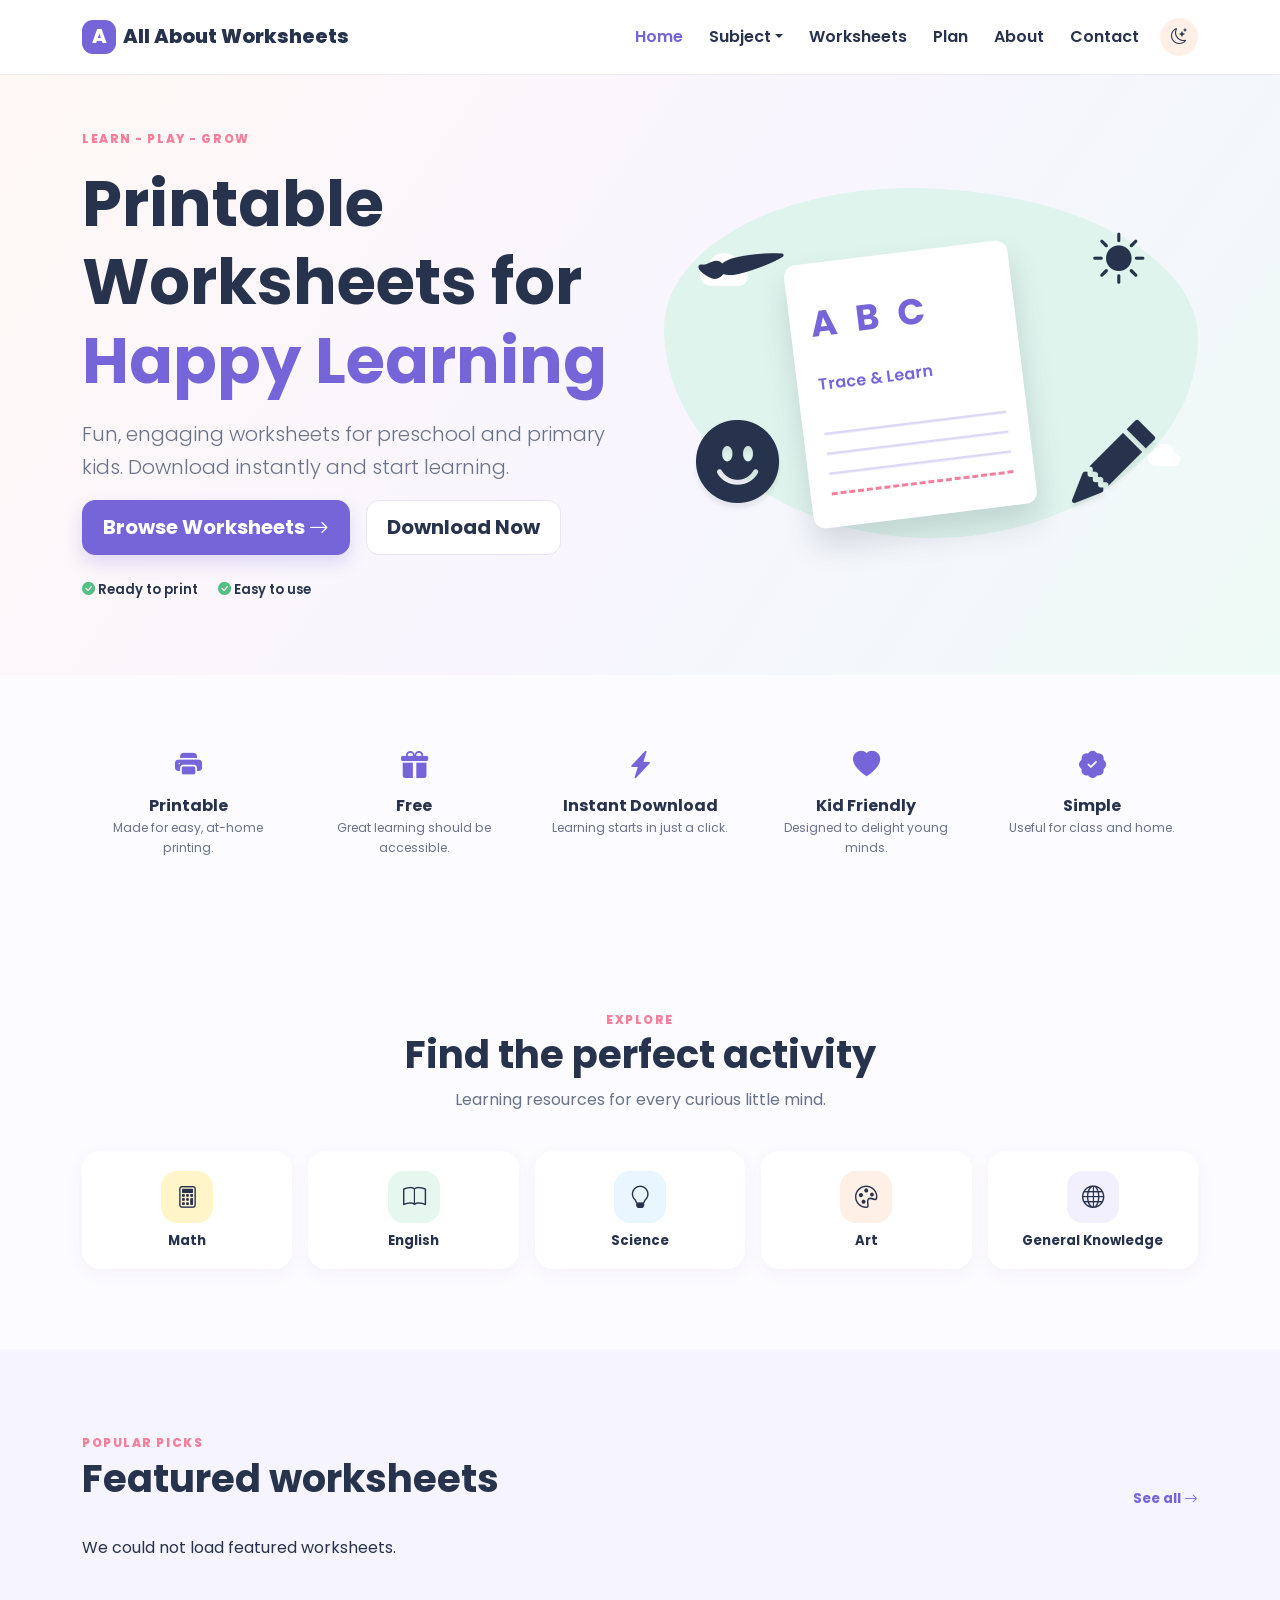
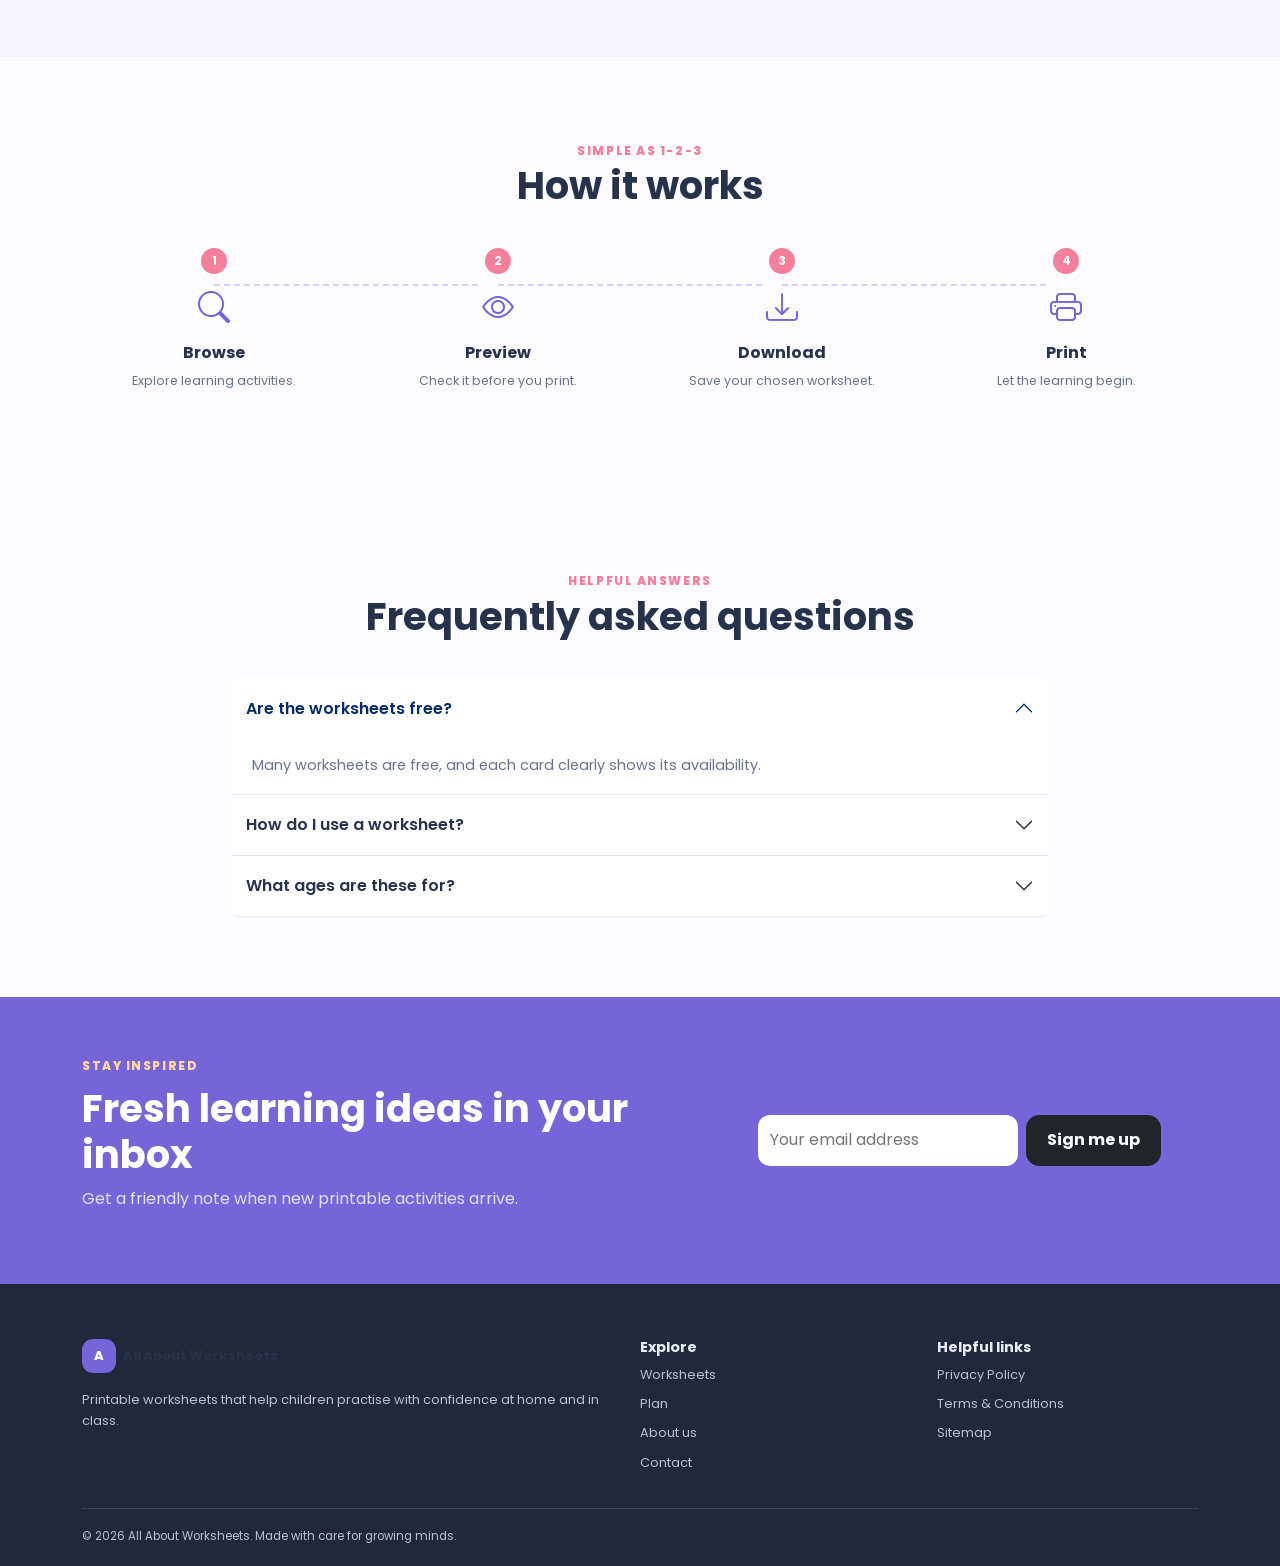
<file: index.html>
<!doctype html>
<html lang="en">
<head>
  <!-- Google Analytics -->
  <script async src="https://www.googletagmanager.com/gtag/js?id=G-K3VXDX4ZXD"></script>
  <script>
    window.dataLayer = window.dataLayer || [];
    function gtag(){dataLayer.push(arguments);}
    gtag('js', new Date());
    gtag('config', 'G-K3VXDX4ZXD');
  </script>
  <meta charset="utf-8">
  <meta name="viewport" content="width=device-width,initial-scale=1">
  <meta name="description" content="Free printable worksheets for preschool and primary school children. Browse, preview and download ready-to-print PDFs.">
  <meta name="robots" content="index,follow">
  <link rel="canonical" href="https://allaboutworksheets.com/">
  <meta property="og:title" content="All About Worksheets">
  <meta property="og:description" content="Printable worksheets for happy learning at home and in class.">
  <meta property="og:type" content="website">
  <meta property="og:url" content="https://allaboutworksheets.com/">
  <meta name="twitter:card" content="summary_large_image">
  <title>All About Worksheets | Printable Learning Activities</title>
  <link rel="icon" href="images/favicon.svg" type="image/svg+xml">
  <link rel="preconnect" href="https://fonts.googleapis.com">
  <link rel="preconnect" href="https://cdn.jsdelivr.net">
  <link href="https://fonts.googleapis.com/css2?family=Poppins:wght@400;500;600;700;800&display=swap" rel="stylesheet">
  <link href="https://cdn.jsdelivr.net/npm/bootstrap@5.3.3/dist/css/bootstrap.min.css" rel="stylesheet">
  <link href="https://cdn.jsdelivr.net/npm/bootstrap-icons@1.11.3/font/bootstrap-icons.min.css" rel="stylesheet">
  <link rel="stylesheet" href="css/style.css">
  <script type="application/ld+json">{"@context":"https://schema.org","@type":"WebSite","name":"All About Worksheets","url":"https://allaboutworksheets.com/","description":"Printable worksheets for preschool and primary children."}</script>
</head>
<body>
  <header id="site-header"></header>
  <main>
    <section class="hero">
      <div class="container">
        <div class="row align-items-center g-5">
          <div class="col-lg-6">
            <span class="eyebrow">LEARN - PLAY - GROW</span>
            <h1>Printable Worksheets for <span>Happy Learning</span></h1>
            <p class="lead">Fun, engaging worksheets for preschool and primary kids. Download instantly and start learning.</p>
            <div class="d-flex flex-wrap gap-3">
              <a class="btn btn-primary btn-lg" href="worksheets.html">Browse Worksheets <i class="bi bi-arrow-right"></i></a>
              <a class="btn btn-soft btn-lg" href="#featured">Download Now</a>
            </div>
            <div class="hero-trust">
              <span><i class="bi bi-check-circle-fill"></i> Ready to print</span>
              <span><i class="bi bi-check-circle-fill"></i> Easy to use</span>
            </div>
          </div>
          <div class="col-lg-6">
            <div class="hero-art" aria-label="Children learning with printable worksheets" role="img">
              <div class="sun"><i class="bi bi-sun-fill"></i></div>
              <div class="cloud cloud-one"><i class="bi bi-cloud-fill"></i></div>
              <div class="cloud cloud-two"><i class="bi bi-cloud-fill"></i></div>
              <div class="worksheet-sheet"><b>A B C</b><span>Trace & Learn</span><div class="art-lines"></div></div>
              <div class="child child-one"><i class="bi bi-emoji-smile-fill"></i></div>
              <div class="child child-two"><i class="bi bi-pencil-fill"></i></div>
              <div class="pencil"><i class="bi bi-brush-fill"></i></div>
            </div>
          </div>
        </div>
      </div>
    </section>

    <section class="py-5">
      <div class="container">
        <div class="feature-grid">
          <article><i class="bi bi-printer-fill"></i><h2>Printable</h2><p>Made for easy, at-home printing.</p></article>
          <article><i class="bi bi-gift-fill"></i><h2>Free</h2><p>Great learning should be accessible.</p></article>
          <article><i class="bi bi-lightning-charge-fill"></i><h2>Instant Download</h2><p>Learning starts in just a click.</p></article>
          <article><i class="bi bi-heart-fill"></i><h2>Kid Friendly</h2><p>Designed to delight young minds.</p></article>
          <article><i class="bi bi-patch-check-fill"></i><h2>Simple</h2><p>Useful for class and home.</p></article>
        </div>
      </div>
    </section>

    <section class="section" id="categories">
      <div class="container">
        <div class="section-heading"><span class="eyebrow">EXPLORE</span><h2>Find the perfect activity</h2><p>Learning resources for every curious little mind.</p></div>
        <div class="category-grid" id="category-grid"></div>
      </div>
    </section>

    <section class="section soft-section" id="featured">
      <div class="container">
        <div class="d-flex align-items-end justify-content-between mb-4">
          <div class="section-heading text-start mb-0"><span class="eyebrow">POPULAR PICKS</span><h2>Featured worksheets</h2></div>
          <a class="text-link" href="worksheets.html">See all <i class="bi bi-arrow-right"></i></a>
        </div>
        <div class="worksheet-grid" id="featured-grid"><div class="loading"><div class="spinner-border" role="status"></div><span>Loading worksheets...</span></div></div>
      </div>
    </section>

    <section class="section">
      <div class="container">
        <div class="section-heading"><span class="eyebrow">SIMPLE AS 1-2-3</span><h2>How it works</h2></div>
        <div class="steps">
          <div><b>1</b><i class="bi bi-search"></i><h3>Browse</h3><p>Explore learning activities.</p></div>
          <div><b>2</b><i class="bi bi-eye"></i><h3>Preview</h3><p>Check it before you print.</p></div>
          <div><b>3</b><i class="bi bi-download"></i><h3>Download</h3><p>Save your chosen worksheet.</p></div>
          <div><b>4</b><i class="bi bi-printer"></i><h3>Print</h3><p>Let the learning begin.</p></div>
        </div>
      </div>
    </section>

    <section class="section">
      <div class="container narrow">
        <div class="section-heading"><span class="eyebrow">HELPFUL ANSWERS</span><h2>Frequently asked questions</h2></div>
        <div class="accordion" id="faq">
          <div class="accordion-item"><h3 class="accordion-header"><button class="accordion-button" data-bs-toggle="collapse" data-bs-target="#q1">Are the worksheets free?</button></h3><div id="q1" class="accordion-collapse collapse show" data-bs-parent="#faq"><div class="accordion-body">Many worksheets are free, and each card clearly shows its availability.</div></div></div>
          <div class="accordion-item"><h3 class="accordion-header"><button class="accordion-button collapsed" data-bs-toggle="collapse" data-bs-target="#q2">How do I use a worksheet?</button></h3><div id="q2" class="accordion-collapse collapse" data-bs-parent="#faq"><div class="accordion-body">Preview it, download the PDF, then print it at home or at school.</div></div></div>
          <div class="accordion-item"><h3 class="accordion-header"><button class="accordion-button collapsed" data-bs-toggle="collapse" data-bs-target="#q3">What ages are these for?</button></h3><div id="q3" class="accordion-collapse collapse" data-bs-parent="#faq"><div class="accordion-body">Our activities support preschool and primary children, with class and level labels on every worksheet.</div></div></div>
        </div>
      </div>
    </section>

    <section class="newsletter">
      <div class="container">
        <div><span class="eyebrow">STAY INSPIRED</span><h2>Fresh learning ideas in your inbox</h2><p>Get a friendly note when new printable activities arrive.</p></div>
        <form id="newsletter-form" class="newsletter-form">
          <label class="visually-hidden" for="newsletter-email">Email address</label>
          <input id="newsletter-email" type="email" placeholder="Your email address" required>
          <button class="btn btn-dark" type="submit">Sign me up</button>
          <small id="newsletter-message" aria-live="polite"></small>
        </form>
      </div>
    </section>
  </main>
  <footer id="site-footer"></footer>
  <button id="back-to-top" aria-label="Back to top"><i class="bi bi-arrow-up"></i></button>
  <script src="https://cdn.jsdelivr.net/npm/bootstrap@5.3.3/dist/js/bootstrap.bundle.min.js"></script>
  <script src="js/config.js"></script>
  <script src="js/app.js"></script>
  <script src="js/worksheets.js"></script>
</body>
</html>
</file>
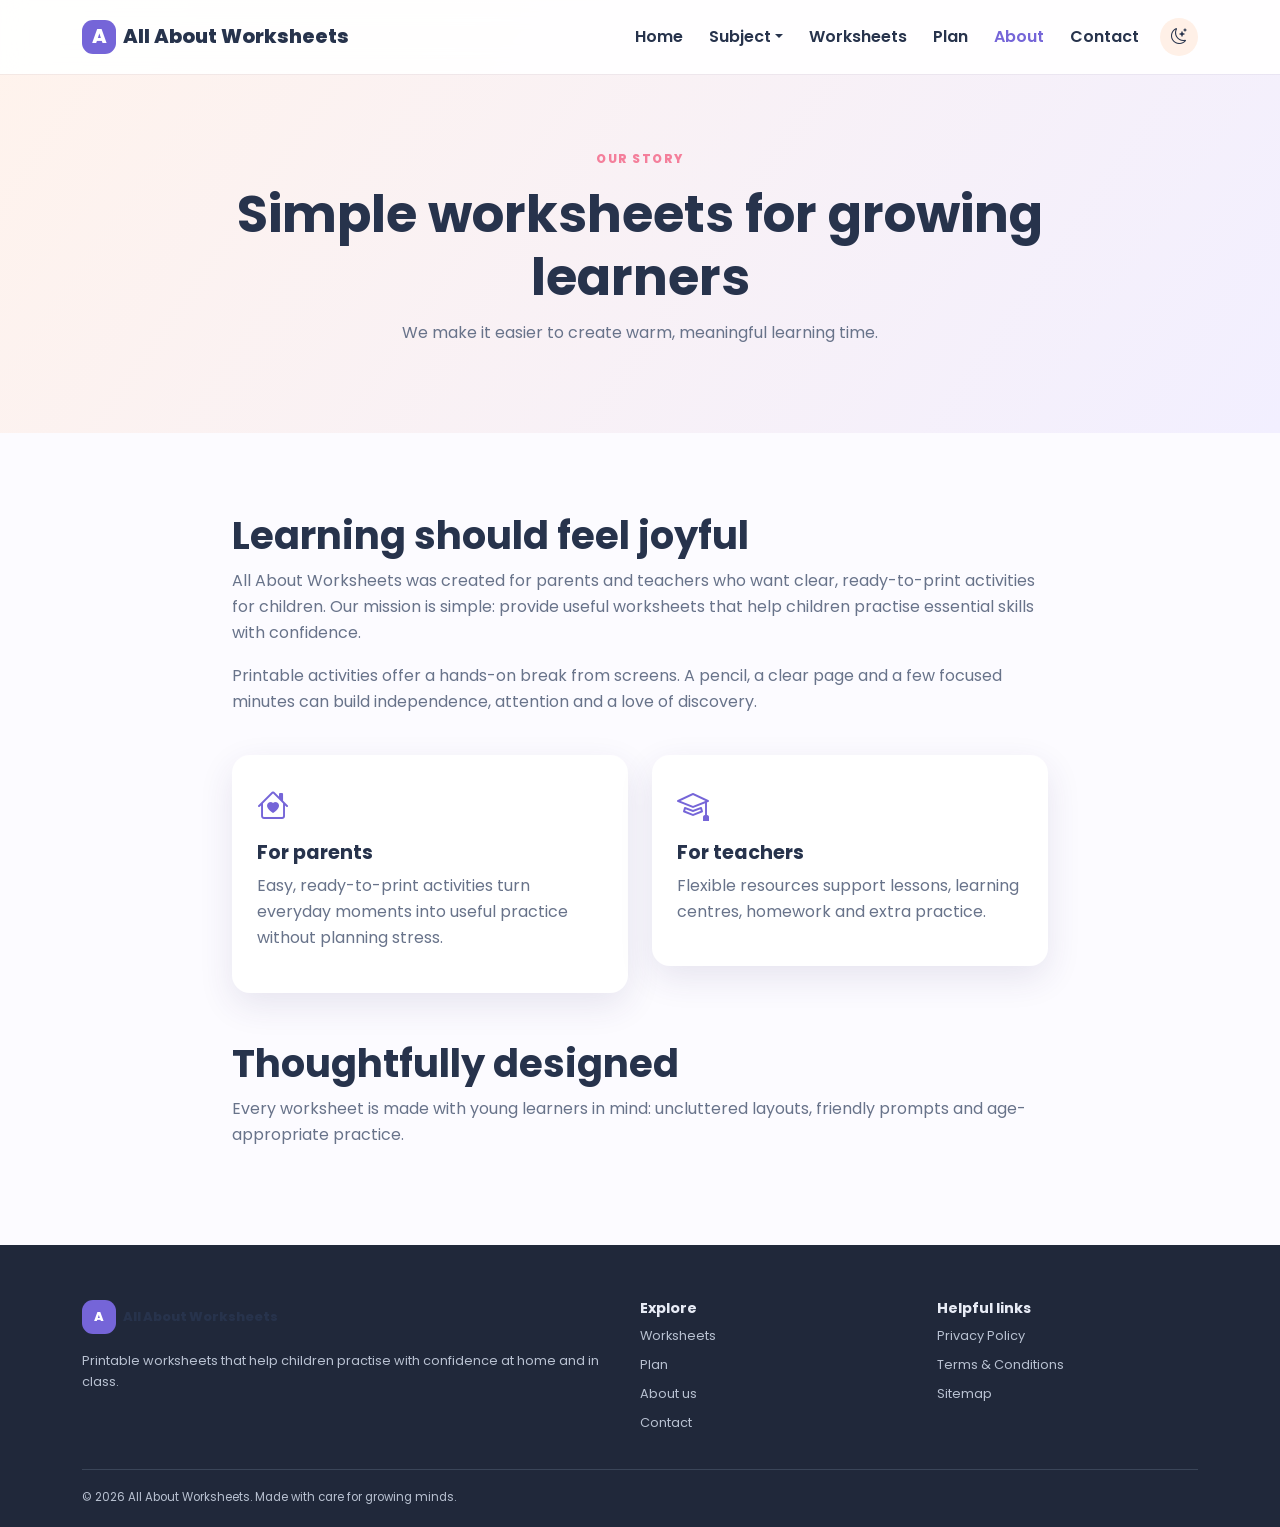
<file: about.html>
<!doctype html>
<html lang="en">
<head>
  <!-- Google Analytics -->
  <script async src="https://www.googletagmanager.com/gtag/js?id=G-K3VXDX4ZXD"></script>
  <script>
    window.dataLayer = window.dataLayer || [];
    function gtag(){dataLayer.push(arguments);}
    gtag('js', new Date());
    gtag('config', 'G-K3VXDX4ZXD');
  </script>
  <meta charset="utf-8">
  <meta name="viewport" content="width=device-width,initial-scale=1">
  <meta name="description" content="About All About Worksheets and our mission to make printable learning simple for parents and teachers.">
  <meta name="robots" content="index,follow">
  <link rel="canonical" href="https://allaboutworksheets.com/about.html">
  <title>About Us | All About Worksheets</title>
  <link rel="icon" href="images/favicon.svg" type="image/svg+xml">
  <link href="https://fonts.googleapis.com/css2?family=Poppins:wght@400;500;600;700;800&display=swap" rel="stylesheet">
  <link href="https://cdn.jsdelivr.net/npm/bootstrap@5.3.3/dist/css/bootstrap.min.css" rel="stylesheet">
  <link href="https://cdn.jsdelivr.net/npm/bootstrap-icons@1.11.3/font/bootstrap-icons.min.css" rel="stylesheet">
  <link rel="stylesheet" href="css/style.css">
</head>
<body>
  <header id="site-header"></header>
  <main>
    <section class="page-hero"><div class="container"><span class="eyebrow">OUR STORY</span><h1>Simple worksheets for growing learners</h1><p>We make it easier to create warm, meaningful learning time.</p></div></section>
    <section class="section"><div class="container narrow prose">
      <h2>Learning should feel joyful</h2>
      <p>All About Worksheets was created for parents and teachers who want clear, ready-to-print activities for children. Our mission is simple: provide useful worksheets that help children practise essential skills with confidence.</p>
      <p>Printable activities offer a hands-on break from screens. A pencil, a clear page and a few focused minutes can build independence, attention and a love of discovery.</p>
      <div class="row g-4 mt-2">
        <div class="col-md-6"><article class="info-card"><i class="bi bi-house-heart"></i><h3>For parents</h3><p>Easy, ready-to-print activities turn everyday moments into useful practice without planning stress.</p></article></div>
        <div class="col-md-6"><article class="info-card"><i class="bi bi-mortarboard"></i><h3>For teachers</h3><p>Flexible resources support lessons, learning centres, homework and extra practice.</p></article></div>
      </div>
      <h2 class="mt-5">Thoughtfully designed</h2>
      <p>Every worksheet is made with young learners in mind: uncluttered layouts, friendly prompts and age-appropriate practice.</p>
    </div></section>
  </main>
  <footer id="site-footer"></footer>
  <button id="back-to-top" aria-label="Back to top"><i class="bi bi-arrow-up"></i></button>
  <script src="https://cdn.jsdelivr.net/npm/bootstrap@5.3.3/dist/js/bootstrap.bundle.min.js"></script>
  <script src="js/app.js"></script>
</body>
</html>
</file>
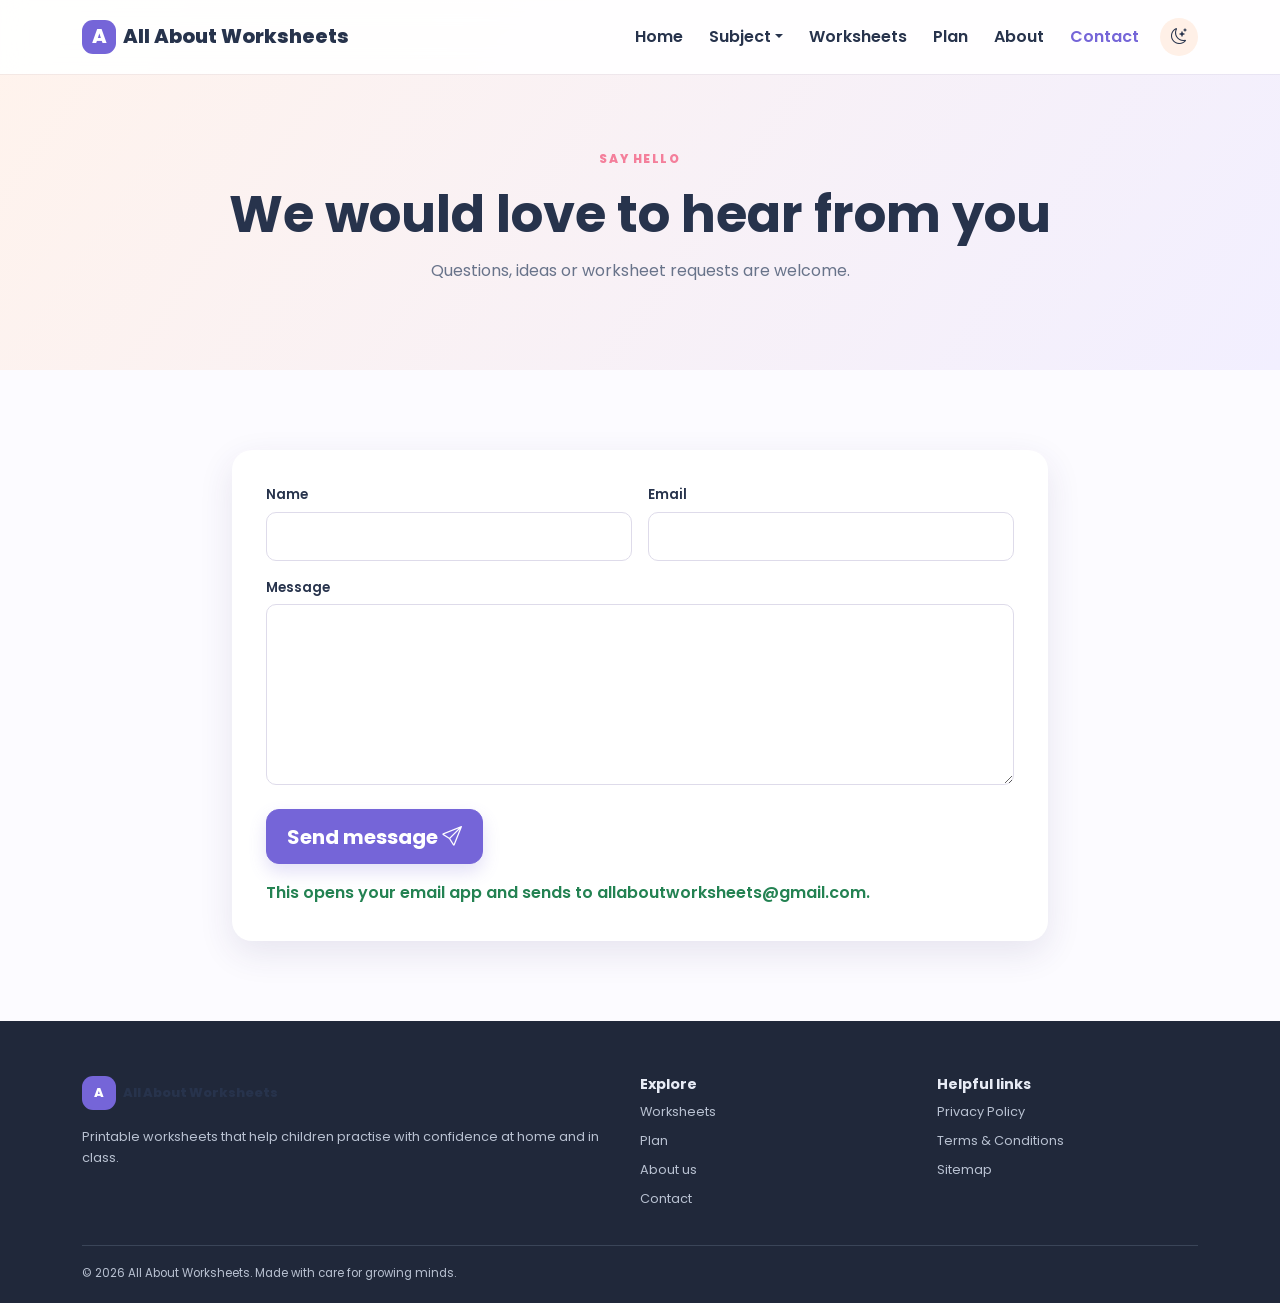
<file: contact.html>
<!doctype html>
<html lang="en">
<head>
  <!-- Google Analytics -->
  <script async src="https://www.googletagmanager.com/gtag/js?id=G-K3VXDX4ZXD"></script>
  <script>
    window.dataLayer = window.dataLayer || [];
    function gtag(){dataLayer.push(arguments);}
    gtag('js', new Date());
    gtag('config', 'G-K3VXDX4ZXD');
  </script>
  <meta charset="utf-8">
  <meta name="viewport" content="width=device-width,initial-scale=1">
  <meta name="description" content="Contact All About Worksheets for questions, suggestions and worksheet requests.">
  <meta name="robots" content="index,follow">
  <link rel="canonical" href="https://allaboutworksheets.com/contact.html">
  <title>Contact Us | All About Worksheets</title>
  <link rel="icon" href="images/favicon.svg" type="image/svg+xml">
  <link href="https://fonts.googleapis.com/css2?family=Poppins:wght@400;500;600;700;800&display=swap" rel="stylesheet">
  <link href="https://cdn.jsdelivr.net/npm/bootstrap@5.3.3/dist/css/bootstrap.min.css" rel="stylesheet">
  <link href="https://cdn.jsdelivr.net/npm/bootstrap-icons@1.11.3/font/bootstrap-icons.min.css" rel="stylesheet">
  <link rel="stylesheet" href="css/style.css">
</head>
<body>
  <header id="site-header"></header>
  <main>
    <section class="page-hero"><div class="container"><span class="eyebrow">SAY HELLO</span><h1>We would love to hear from you</h1><p>Questions, ideas or worksheet requests are welcome.</p></div></section>
    <section class="section"><div class="container narrow">
      <form class="contact-form" id="contact-form">
        <div class="row g-3">
          <div class="col-md-6"><label for="name">Name</label><input id="name" required autocomplete="name"></div>
          <div class="col-md-6"><label for="email">Email</label><input id="email" type="email" required autocomplete="email"></div>
          <div class="col-12"><label for="message">Message</label><textarea id="message" rows="6" required></textarea></div>
          <div class="col-12"><button class="btn btn-primary btn-lg" type="submit">Send message <i class="bi bi-send"></i></button><p class="form-success mt-3">This opens your email app and sends to allaboutworksheets@gmail.com.</p></div>
        </div>
      </form>
    </div></section>
  </main>
  <footer id="site-footer"></footer>
  <button id="back-to-top" aria-label="Back to top"><i class="bi bi-arrow-up"></i></button>
  <script src="https://cdn.jsdelivr.net/npm/bootstrap@5.3.3/dist/js/bootstrap.bundle.min.js"></script>
  <script src="js/app.js"></script>
</body>
</html>
</file>
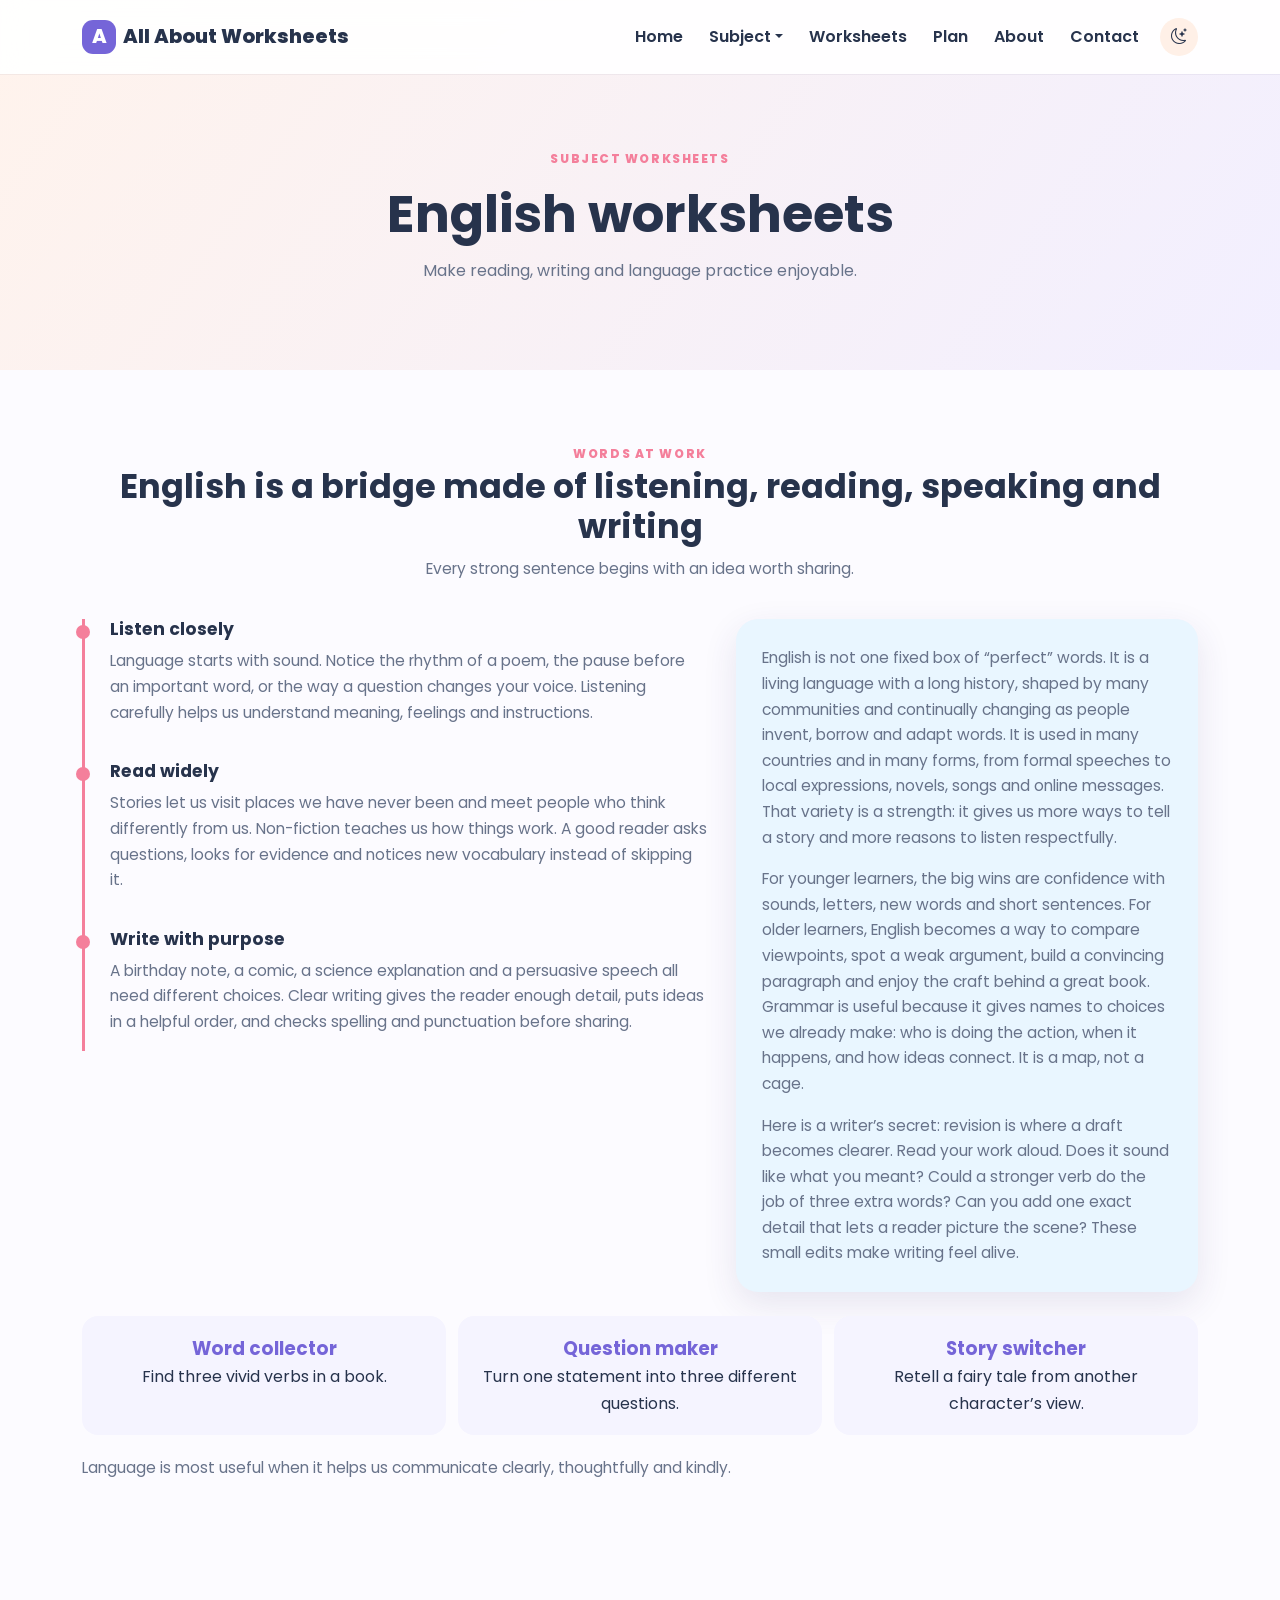
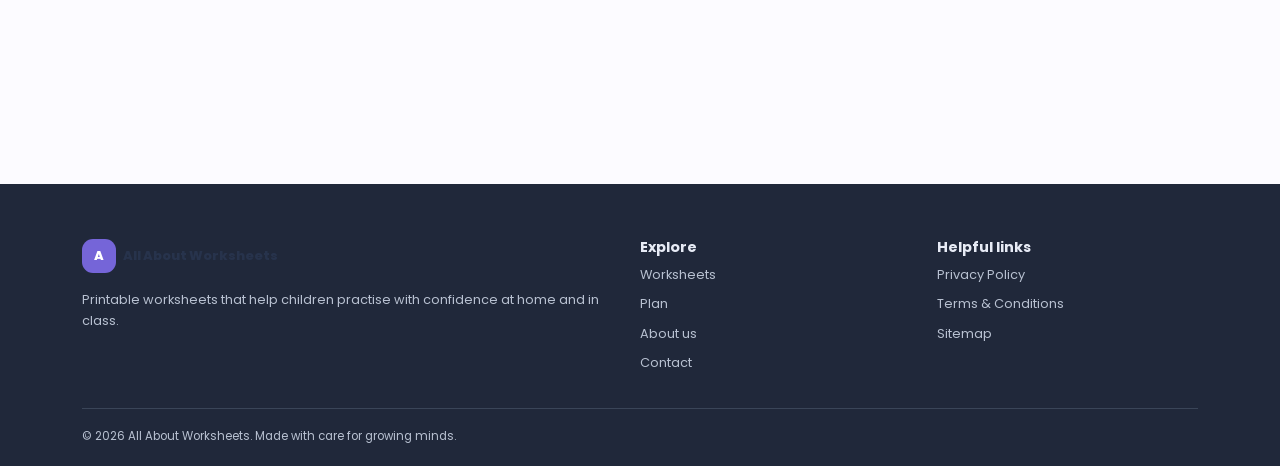
<file: english.html>
<!doctype html>
<html lang="en"><head>
  <meta charset="utf-8"><meta name="viewport" content="width=device-width,initial-scale=1"><meta name="description" content="Printable English worksheets for children."><link rel="canonical" href="https://allaboutworksheets.com/english.html"><title>English Worksheets | All About Worksheets</title>
  <link rel="icon" href="images/favicon.svg" type="image/svg+xml"><link rel="preconnect" href="https://fonts.googleapis.com"><link href="https://fonts.googleapis.com/css2?family=Poppins:wght@400;500;600;700;800&display=swap" rel="stylesheet"><link href="https://cdn.jsdelivr.net/npm/bootstrap@5.3.3/dist/css/bootstrap.min.css" rel="stylesheet"><link href="https://cdn.jsdelivr.net/npm/bootstrap-icons@1.11.3/font/bootstrap-icons.min.css" rel="stylesheet"><link rel="stylesheet" href="css/style.css"><link rel="stylesheet" href="css/subjects.css">
</head><body data-subject="English"><header id="site-header"></header><main>
  <section class="page-hero"><div class="container"><span class="eyebrow">SUBJECT WORKSHEETS</span><h1>English worksheets</h1><p>Make reading, writing and language practice enjoyable.</p></div></section><div id="subject-story"></div>
  <section class="section" id="worksheet-results"><div class="container"><p id="result-count" class="result-count" aria-live="polite"></p><div class="worksheet-grid" id="worksheets-grid"></div><div id="empty-state" class="empty-state d-none"><div><i class="bi bi-search"></i></div><h2>No worksheets found.</h2><p>New worksheets will be added soon.</p></div><nav id="pagination" class="pagination-wrap" aria-label="Worksheet pages"></nav></div></section>
</main><footer id="site-footer"></footer><button id="back-to-top" aria-label="Back to top"><i class="bi bi-arrow-up"></i></button><script src="https://cdn.jsdelivr.net/npm/bootstrap@5.3.3/dist/js/bootstrap.bundle.min.js"></script><script src="js/config.js"></script><script src="js/app.js"></script><script src="js/subject-content.js"></script><script src="js/worksheets.js"></script></body></html>
</file>
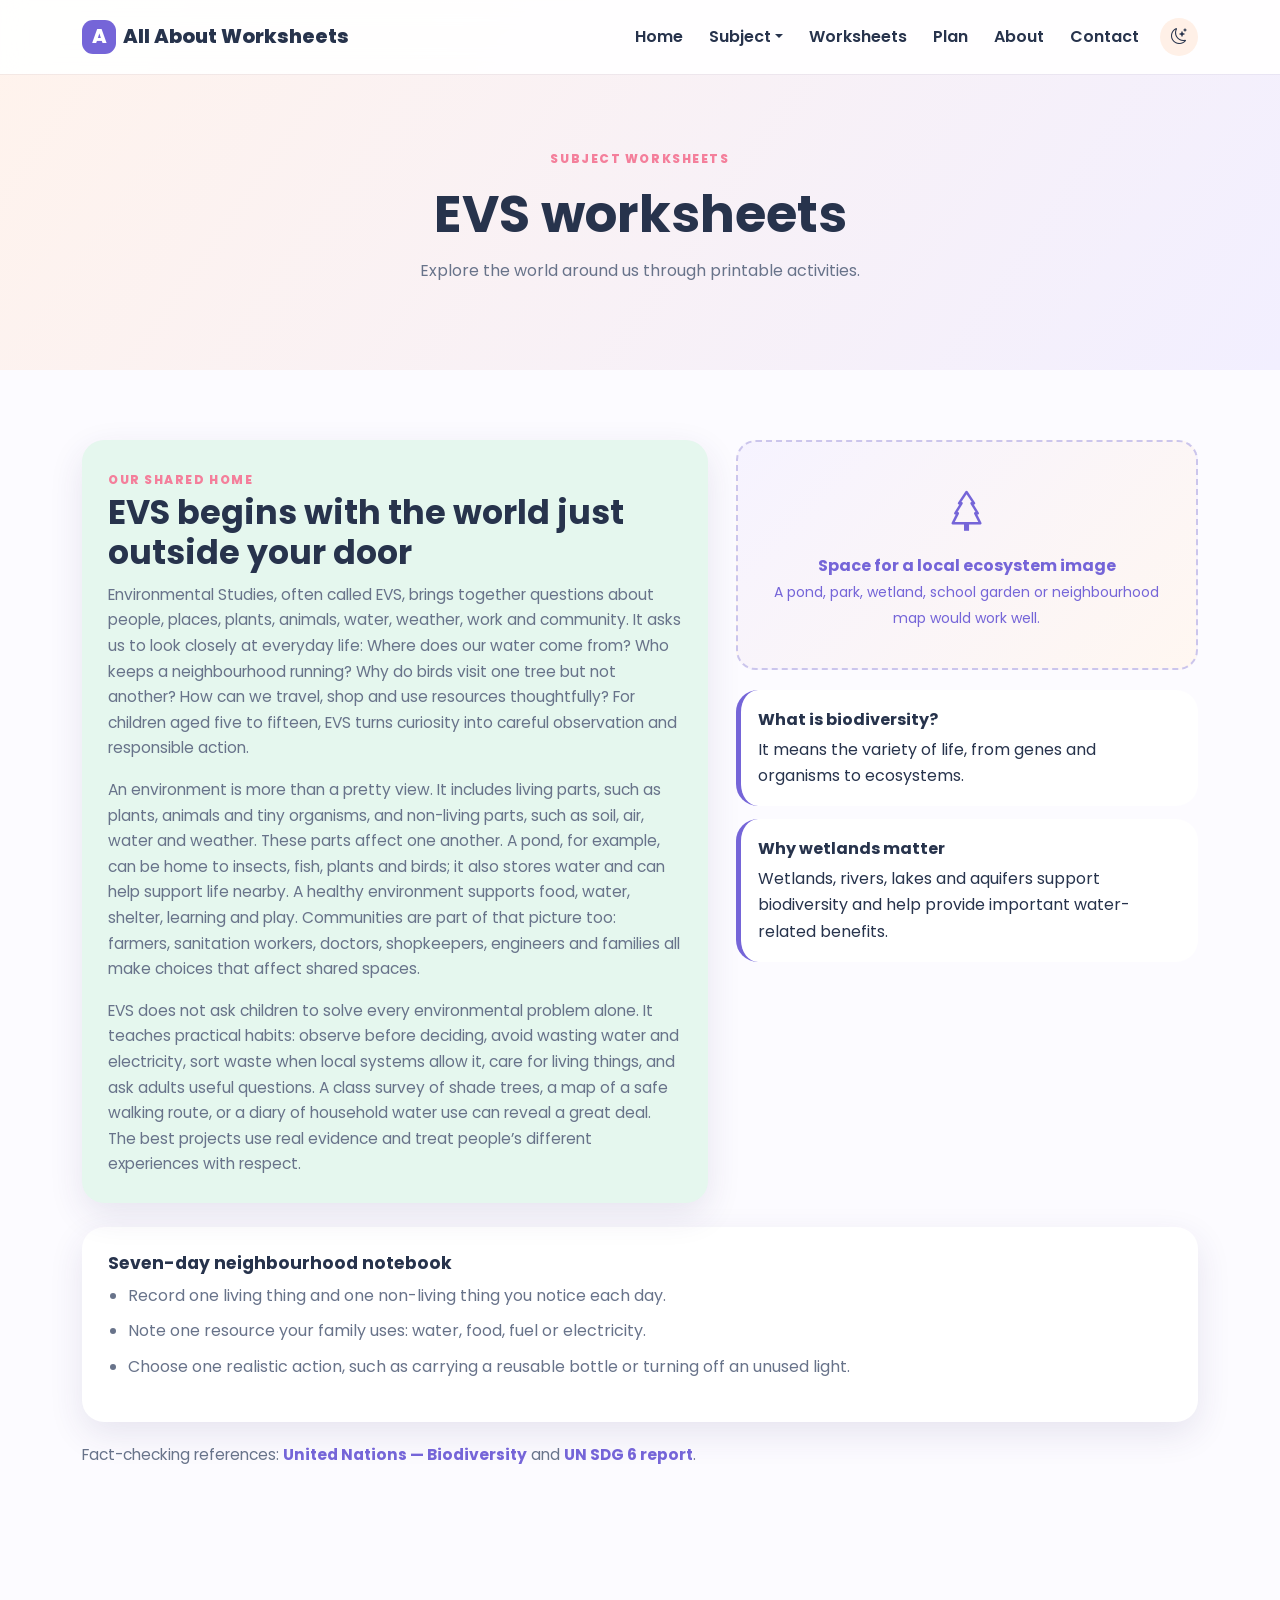
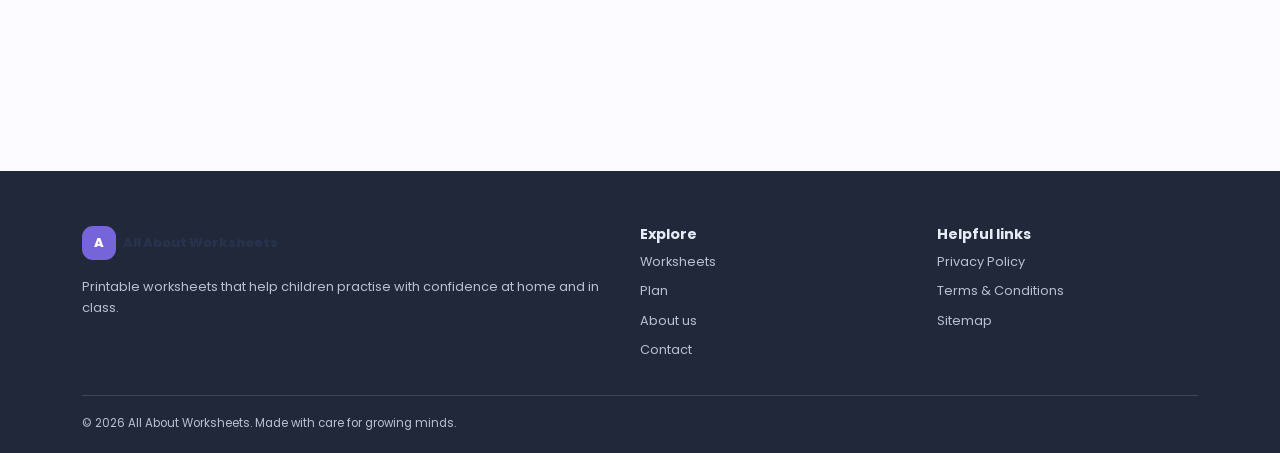
<file: evs.html>
<!doctype html>
<html lang="en"><head>
  <meta charset="utf-8"><meta name="viewport" content="width=device-width,initial-scale=1"><meta name="description" content="Printable EVS worksheets for children."><link rel="canonical" href="https://allaboutworksheets.com/evs.html"><title>EVS Worksheets | All About Worksheets</title>
  <link rel="icon" href="images/favicon.svg" type="image/svg+xml"><link rel="preconnect" href="https://fonts.googleapis.com"><link href="https://fonts.googleapis.com/css2?family=Poppins:wght@400;500;600;700;800&display=swap" rel="stylesheet"><link href="https://cdn.jsdelivr.net/npm/bootstrap@5.3.3/dist/css/bootstrap.min.css" rel="stylesheet"><link href="https://cdn.jsdelivr.net/npm/bootstrap-icons@1.11.3/font/bootstrap-icons.min.css" rel="stylesheet"><link rel="stylesheet" href="css/style.css"><link rel="stylesheet" href="css/subjects.css">
</head><body data-subject="EVS"><header id="site-header"></header><main>
  <section class="page-hero"><div class="container"><span class="eyebrow">SUBJECT WORKSHEETS</span><h1>EVS worksheets</h1><p>Explore the world around us through printable activities.</p></div></section><div id="subject-story"></div>
  <section class="section" id="worksheet-results"><div class="container"><p id="result-count" class="result-count" aria-live="polite"></p><div class="worksheet-grid" id="worksheets-grid"></div><div id="empty-state" class="empty-state d-none"><div><i class="bi bi-search"></i></div><h2>No worksheets found.</h2><p>New worksheets will be added soon.</p></div><nav id="pagination" class="pagination-wrap" aria-label="Worksheet pages"></nav></div></section>
</main><footer id="site-footer"></footer><button id="back-to-top" aria-label="Back to top"><i class="bi bi-arrow-up"></i></button><script src="https://cdn.jsdelivr.net/npm/bootstrap@5.3.3/dist/js/bootstrap.bundle.min.js"></script><script src="js/config.js"></script><script src="js/app.js"></script><script src="js/subject-content.js"></script><script src="js/worksheets.js"></script></body></html>
</file>
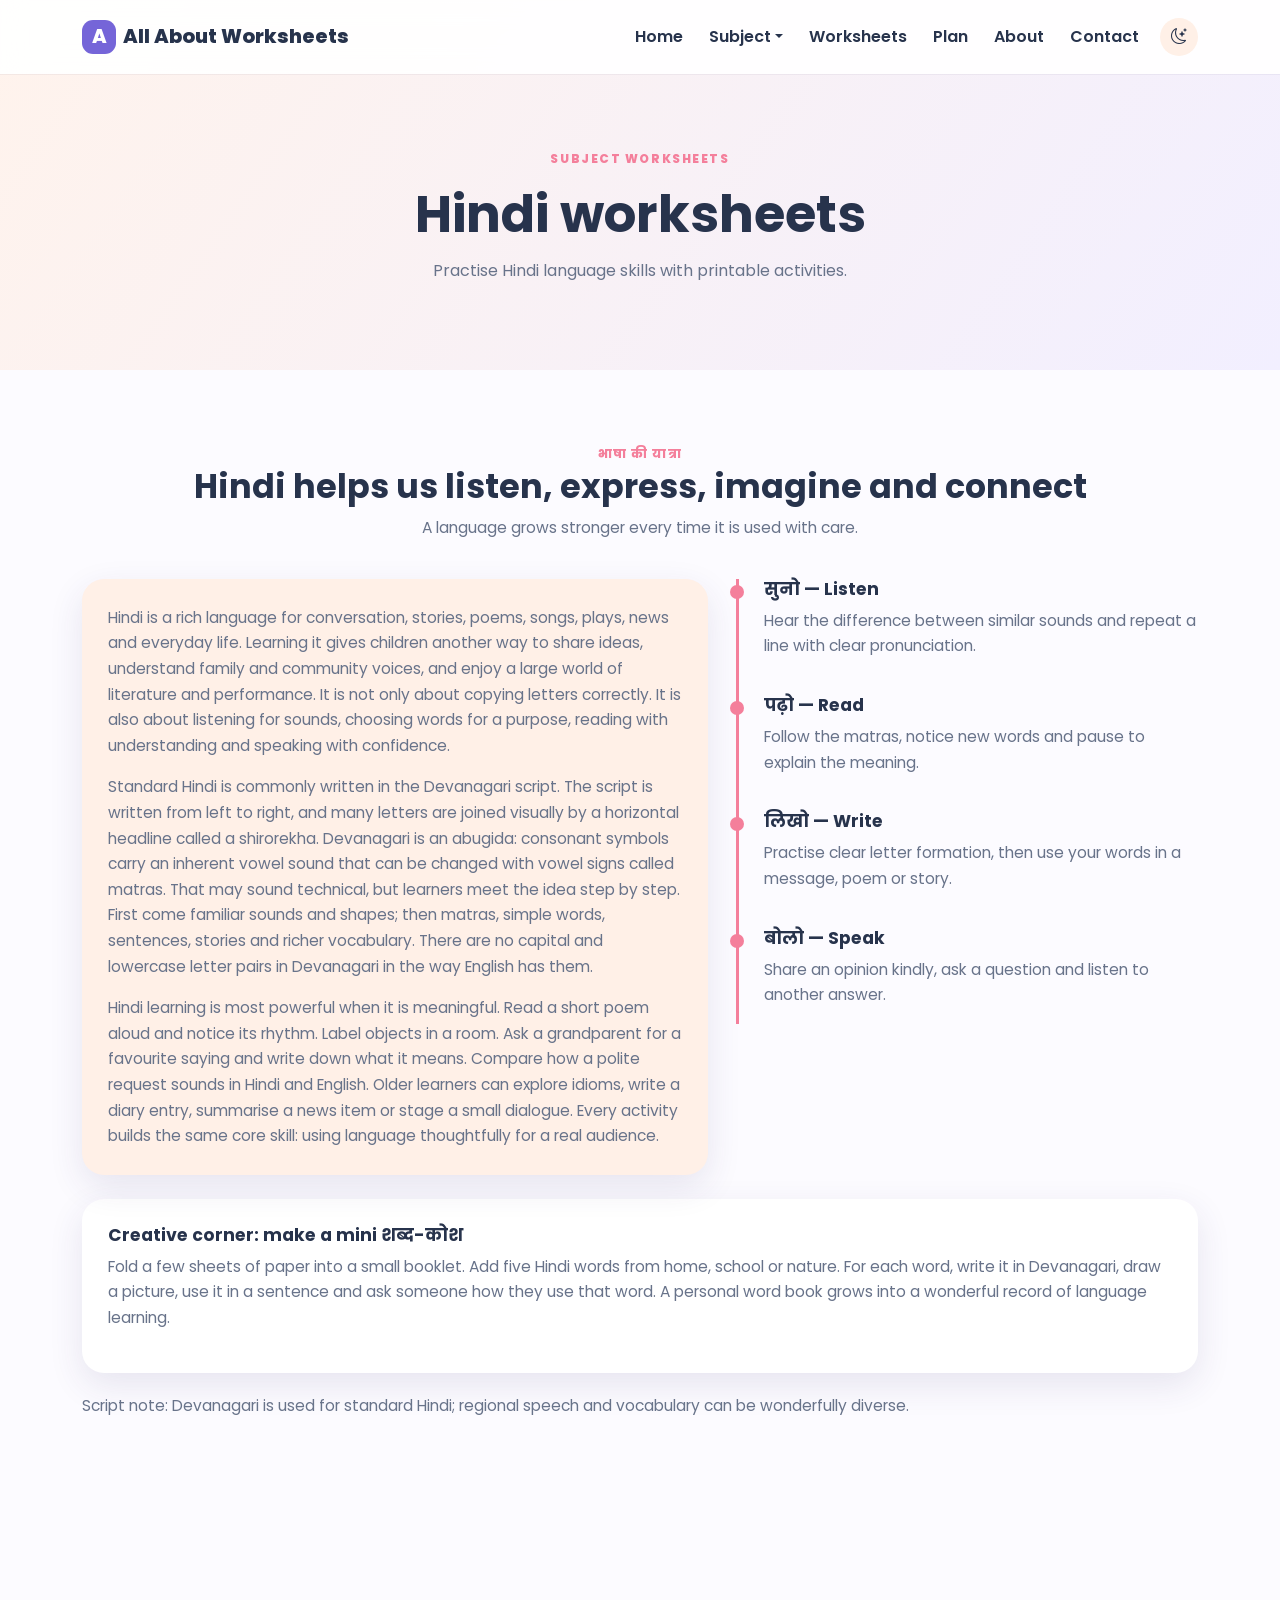
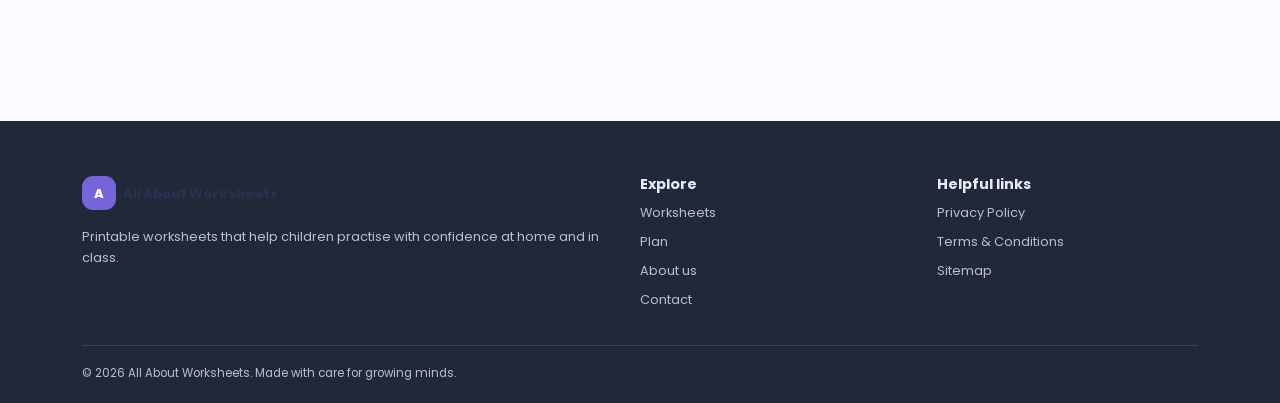
<file: hindi.html>
<!doctype html>
<html lang="en"><head>
  <meta charset="utf-8"><meta name="viewport" content="width=device-width,initial-scale=1"><meta name="description" content="Printable Hindi worksheets for children."><link rel="canonical" href="https://allaboutworksheets.com/hindi.html"><title>Hindi Worksheets | All About Worksheets</title>
  <link rel="icon" href="images/favicon.svg" type="image/svg+xml"><link rel="preconnect" href="https://fonts.googleapis.com"><link href="https://fonts.googleapis.com/css2?family=Poppins:wght@400;500;600;700;800&display=swap" rel="stylesheet"><link href="https://cdn.jsdelivr.net/npm/bootstrap@5.3.3/dist/css/bootstrap.min.css" rel="stylesheet"><link href="https://cdn.jsdelivr.net/npm/bootstrap-icons@1.11.3/font/bootstrap-icons.min.css" rel="stylesheet"><link rel="stylesheet" href="css/style.css"><link rel="stylesheet" href="css/subjects.css">
</head><body data-subject="Hindi"><header id="site-header"></header><main>
  <section class="page-hero"><div class="container"><span class="eyebrow">SUBJECT WORKSHEETS</span><h1>Hindi worksheets</h1><p>Practise Hindi language skills with printable activities.</p></div></section><div id="subject-story"></div>
  <section class="section" id="worksheet-results"><div class="container"><p id="result-count" class="result-count" aria-live="polite"></p><div class="worksheet-grid" id="worksheets-grid"></div><div id="empty-state" class="empty-state d-none"><div><i class="bi bi-search"></i></div><h2>No worksheets found.</h2><p>New worksheets will be added soon.</p></div><nav id="pagination" class="pagination-wrap" aria-label="Worksheet pages"></nav></div></section>
</main><footer id="site-footer"></footer><button id="back-to-top" aria-label="Back to top"><i class="bi bi-arrow-up"></i></button><script src="https://cdn.jsdelivr.net/npm/bootstrap@5.3.3/dist/js/bootstrap.bundle.min.js"></script><script src="js/config.js"></script><script src="js/app.js"></script><script src="js/subject-content.js"></script><script src="js/worksheets.js"></script></body></html>
</file>
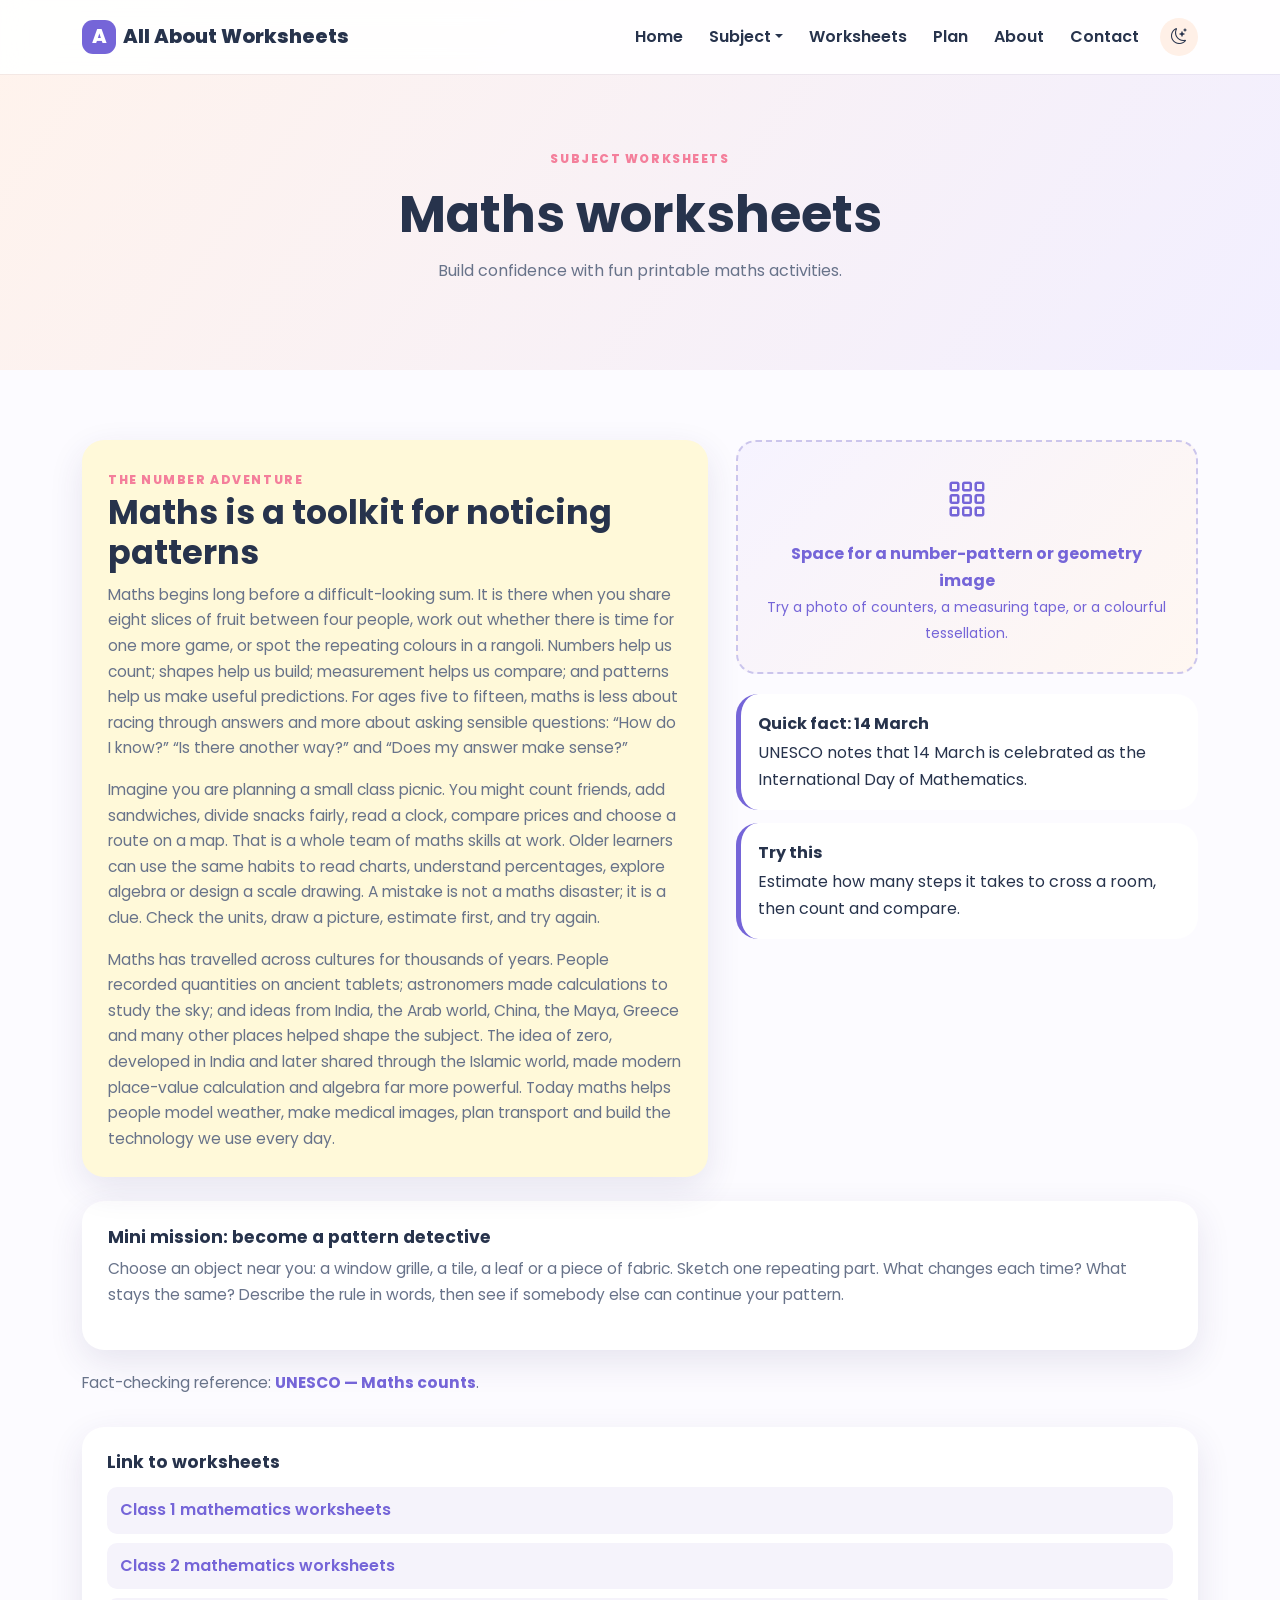
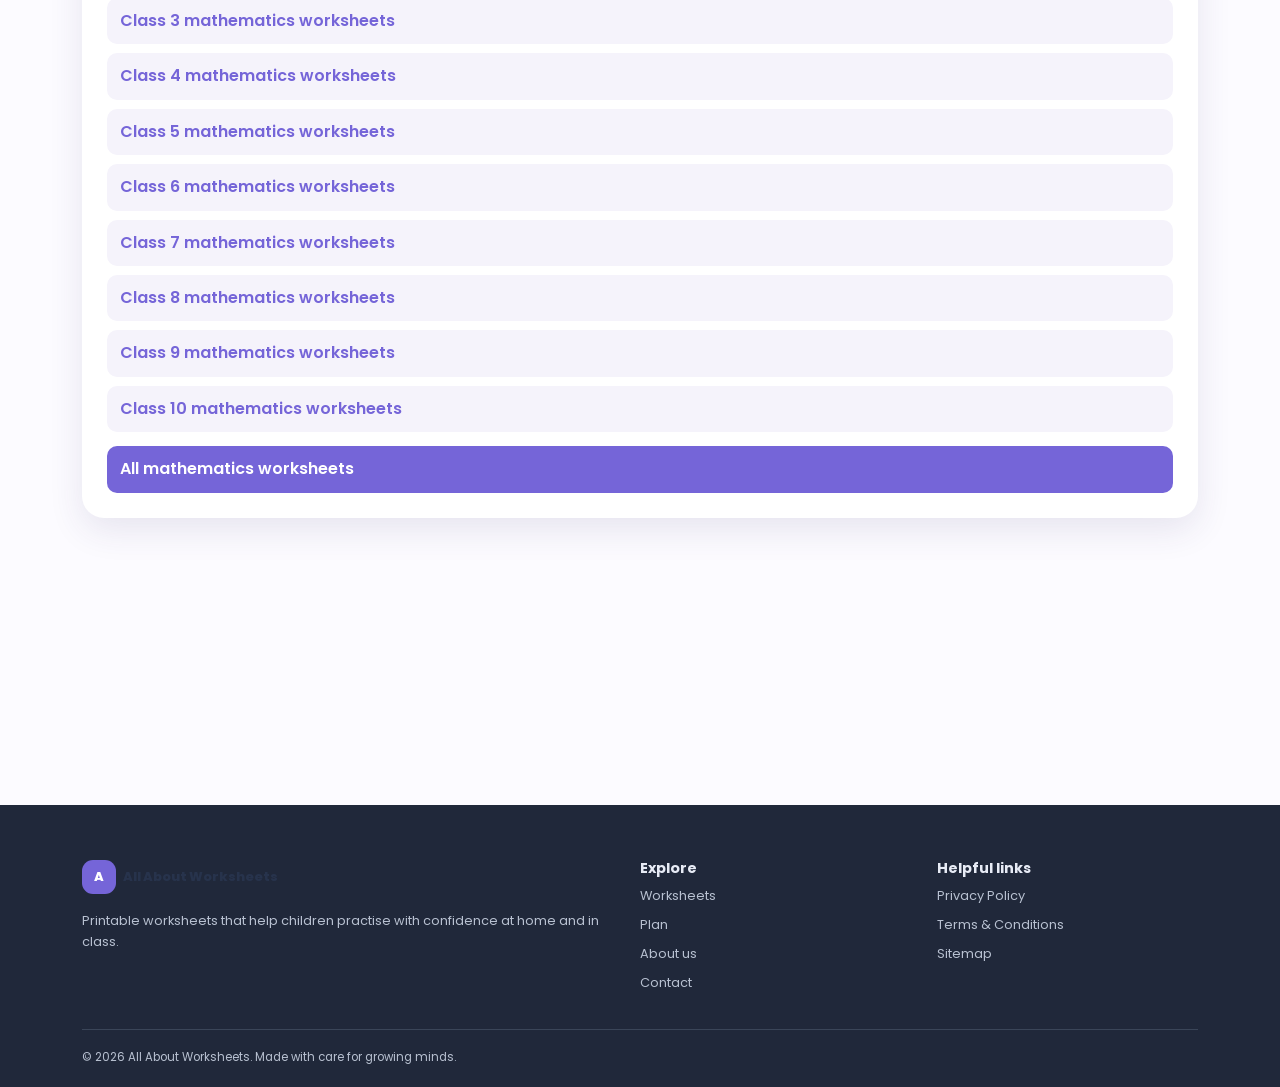
<file: maths.html>
<!doctype html>
<html lang="en">
<head>
  <meta charset="utf-8">
  <meta name="viewport" content="width=device-width,initial-scale=1">
  <meta name="description" content="Printable Maths worksheets for children.">
  <link rel="canonical" href="https://allaboutworksheets.com/maths.html">
  <title>Maths Worksheets | All About Worksheets</title>
  <link rel="icon" href="images/favicon.svg" type="image/svg+xml">
  <link rel="preconnect" href="https://fonts.googleapis.com">
  <link href="https://fonts.googleapis.com/css2?family=Poppins:wght@400;500;600;700;800&display=swap" rel="stylesheet">
  <link href="https://cdn.jsdelivr.net/npm/bootstrap@5.3.3/dist/css/bootstrap.min.css" rel="stylesheet">
  <link href="https://cdn.jsdelivr.net/npm/bootstrap-icons@1.11.3/font/bootstrap-icons.min.css" rel="stylesheet">
  <link rel="stylesheet" href="css/style.css">
  <link rel="stylesheet" href="css/subjects.css">
  <link rel="stylesheet" href="css/maths-links.css">
</head>
<body data-subject="Math">
  <header id="site-header"></header>
  <main>
    <section class="page-hero"><div class="container"><span class="eyebrow">SUBJECT WORKSHEETS</span><h1>Maths worksheets</h1><p>Build confidence with fun printable maths activities.</p></div></section>
    <div id="subject-story"></div>
    <section class="section" id="worksheet-results"><div class="container"><p id="result-count" class="result-count" aria-live="polite"></p><div class="worksheet-grid" id="worksheets-grid"></div><div id="empty-state" class="empty-state d-none"><div><i class="bi bi-search"></i></div><h2>No worksheets found.</h2><p>New worksheets will be added soon.</p></div><nav id="pagination" class="pagination-wrap" aria-label="Worksheet pages"></nav></div></section>
  </main>
  <footer id="site-footer"></footer><button id="back-to-top" aria-label="Back to top"><i class="bi bi-arrow-up"></i></button>
  <script src="https://cdn.jsdelivr.net/npm/bootstrap@5.3.3/dist/js/bootstrap.bundle.min.js"></script><script src="js/config.js"></script><script src="js/app.js"></script><script src="js/subject-content.js"></script><script src="js/worksheets.js"></script>
</body>
</html>
</file>
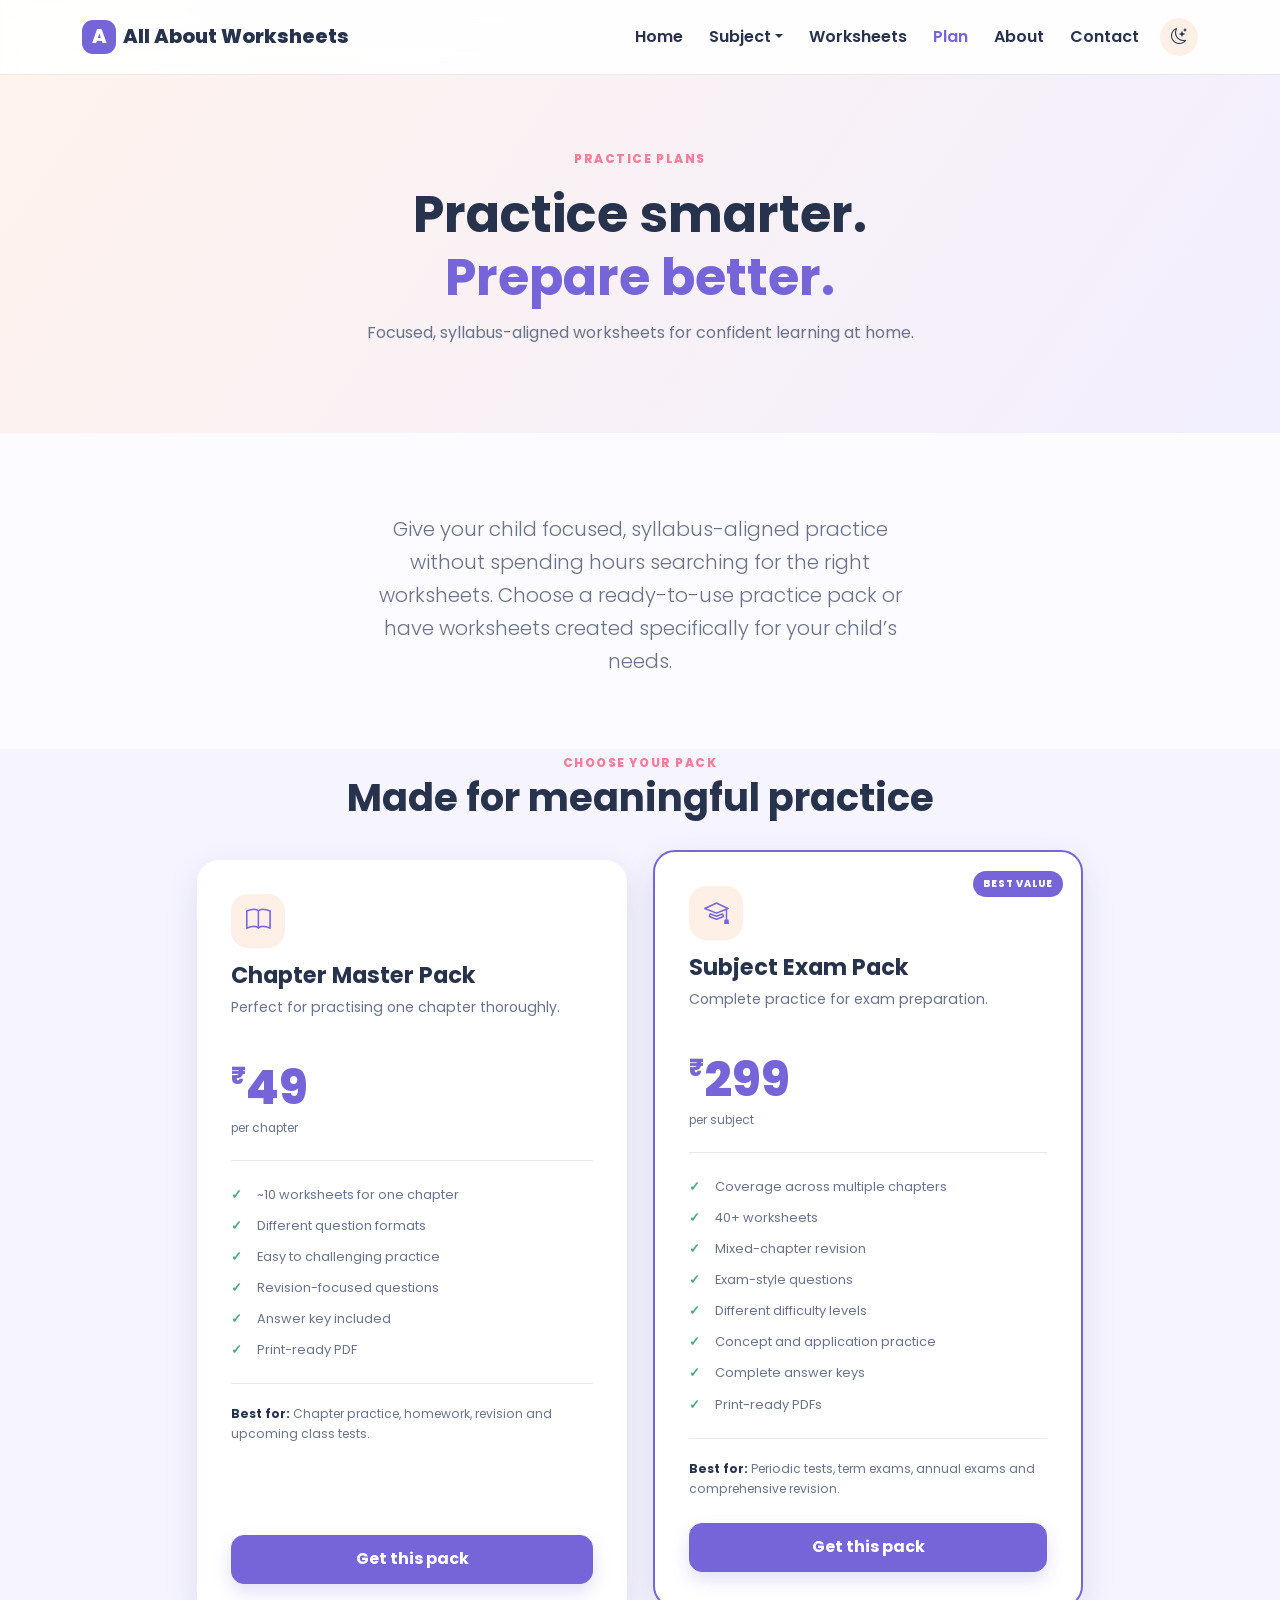
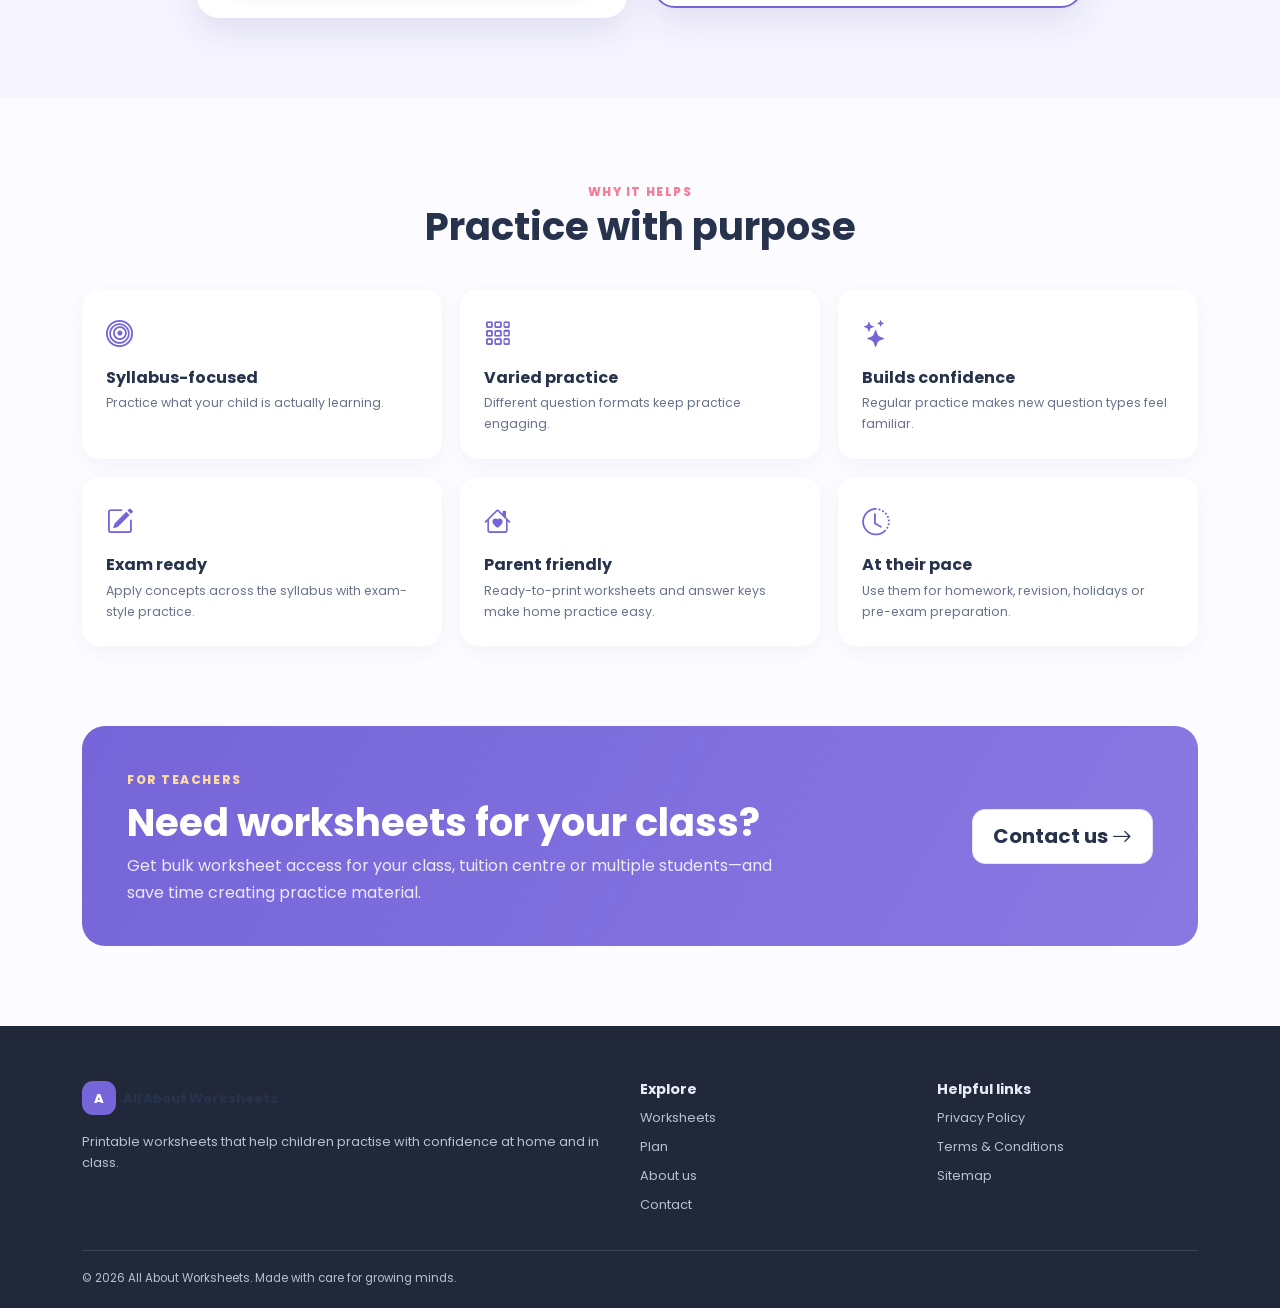
<file: plan.html>
<!doctype html>
<html lang="en">
<head>
  <!-- Google Analytics -->
  <script async src="https://www.googletagmanager.com/gtag/js?id=G-K3VXDX4ZXD"></script>
  <script>
    window.dataLayer = window.dataLayer || [];
    function gtag(){dataLayer.push(arguments);}
    gtag('js', new Date());
    gtag('config', 'G-K3VXDX4ZXD');
  </script>
  <meta charset="utf-8">
  <meta name="viewport" content="width=device-width,initial-scale=1">
  <meta name="description" content="Plans and learning resources from All About Worksheets.">
  <meta name="robots" content="index,follow">
  <link rel="canonical" href="https://allaboutworksheets.com/plan.html">
  <title>Plan | All About Worksheets</title>
  <link rel="icon" href="images/favicon.svg" type="image/svg+xml">
  <link rel="preconnect" href="https://fonts.googleapis.com">
  <link href="https://fonts.googleapis.com/css2?family=Poppins:wght@400;500;600;700;800&display=swap" rel="stylesheet">
  <link href="https://cdn.jsdelivr.net/npm/bootstrap@5.3.3/dist/css/bootstrap.min.css" rel="stylesheet">
  <link href="https://cdn.jsdelivr.net/npm/bootstrap-icons@1.11.3/font/bootstrap-icons.min.css" rel="stylesheet">
  <link rel="stylesheet" href="css/style.css">
  <link rel="stylesheet" href="css/plan.css">
</head>
<body>
  <header id="site-header"></header>
  <main>
    <section class="page-hero plan-hero"><div class="container"><span class="eyebrow">PRACTICE PLANS</span><h1>Practice smarter.<br><span>Prepare better.</span></h1><p>Focused, syllabus-aligned worksheets for confident learning at home.</p></div></section>
    <section class="section plan-intro"><div class="container narrow prose text-center" id="plan-content">
      <p class="lead mx-auto">Give your child focused, syllabus-aligned practice without spending hours searching for the right worksheets. Choose a ready-to-use practice pack or have worksheets created specifically for your child’s needs.</p>
    </div></section>
    <section class="section soft-section pt-0"><div class="container">
      <div class="section-heading"><span class="eyebrow">CHOOSE YOUR PACK</span><h2>Made for meaningful practice</h2></div>
      <div class="plan-grid">
        <article class="plan-card"><span class="plan-icon"><i class="bi bi-book"></i></span><h3>Chapter Master Pack</h3><p class="plan-description">Perfect for practising one chapter thoroughly.</p><p class="plan-price"><span>₹</span>49</p><p class="plan-price-note">per chapter</p><ul class="plan-features"><li>~10 worksheets for one chapter</li><li>Different question formats</li><li>Easy to challenging practice</li><li>Revision-focused questions</li><li>Answer key included</li><li>Print-ready PDF</li></ul><p class="plan-best-for"><strong>Best for:</strong> Chapter practice, homework, revision and upcoming class tests.</p><a class="btn btn-primary w-100" href="contact.html">Get this pack</a></article>
        <article class="plan-card featured-plan"><span class="plan-label">BEST VALUE</span><span class="plan-icon"><i class="bi bi-mortarboard"></i></span><h3>Subject Exam Pack</h3><p class="plan-description">Complete practice for exam preparation.</p><p class="plan-price"><span>₹</span>299</p><p class="plan-price-note">per subject</p><ul class="plan-features"><li>Coverage across multiple chapters</li><li>40+ worksheets</li><li>Mixed-chapter revision</li><li>Exam-style questions</li><li>Different difficulty levels</li><li>Concept and application practice</li><li>Complete answer keys</li><li>Print-ready PDFs</li></ul><p class="plan-best-for"><strong>Best for:</strong> Periodic tests, term exams, annual exams and comprehensive revision.</p><a class="btn btn-primary w-100" href="contact.html">Get this pack</a></article>
      </div>
    </div></section>
    <section class="section"><div class="container"><div class="section-heading"><span class="eyebrow">WHY IT HELPS</span><h2>Practice with purpose</h2></div><div class="plan-benefits"><article><i class="bi bi-bullseye"></i><h3>Syllabus-focused</h3><p>Practice what your child is actually learning.</p></article><article><i class="bi bi-grid-3x3-gap"></i><h3>Varied practice</h3><p>Different question formats keep practice engaging.</p></article><article><i class="bi bi-stars"></i><h3>Builds confidence</h3><p>Regular practice makes new question types feel familiar.</p></article><article><i class="bi bi-pencil-square"></i><h3>Exam ready</h3><p>Apply concepts across the syllabus with exam-style practice.</p></article><article><i class="bi bi-house-heart"></i><h3>Parent friendly</h3><p>Ready-to-print worksheets and answer keys make home practice easy.</p></article><article><i class="bi bi-clock-history"></i><h3>At their pace</h3><p>Use them for homework, revision, holidays or pre-exam preparation.</p></article></div></div></section>
    <section class="section pt-0"><div class="container"><div class="teacher-callout"><div><span class="eyebrow">FOR TEACHERS</span><h2>Need worksheets for your class?</h2><p>Get bulk worksheet access for your class, tuition centre or multiple students—and save time creating practice material.</p></div><a class="btn btn-soft btn-lg" href="contact.html">Contact us <i class="bi bi-arrow-right"></i></a></div></div></section>
  </main>
  <footer id="site-footer"></footer>
  <button id="back-to-top" aria-label="Back to top"><i class="bi bi-arrow-up"></i></button>
  <script src="https://cdn.jsdelivr.net/npm/bootstrap@5.3.3/dist/js/bootstrap.bundle.min.js"></script>
  <script src="js/app.js"></script>
</body>
</html>
</file>
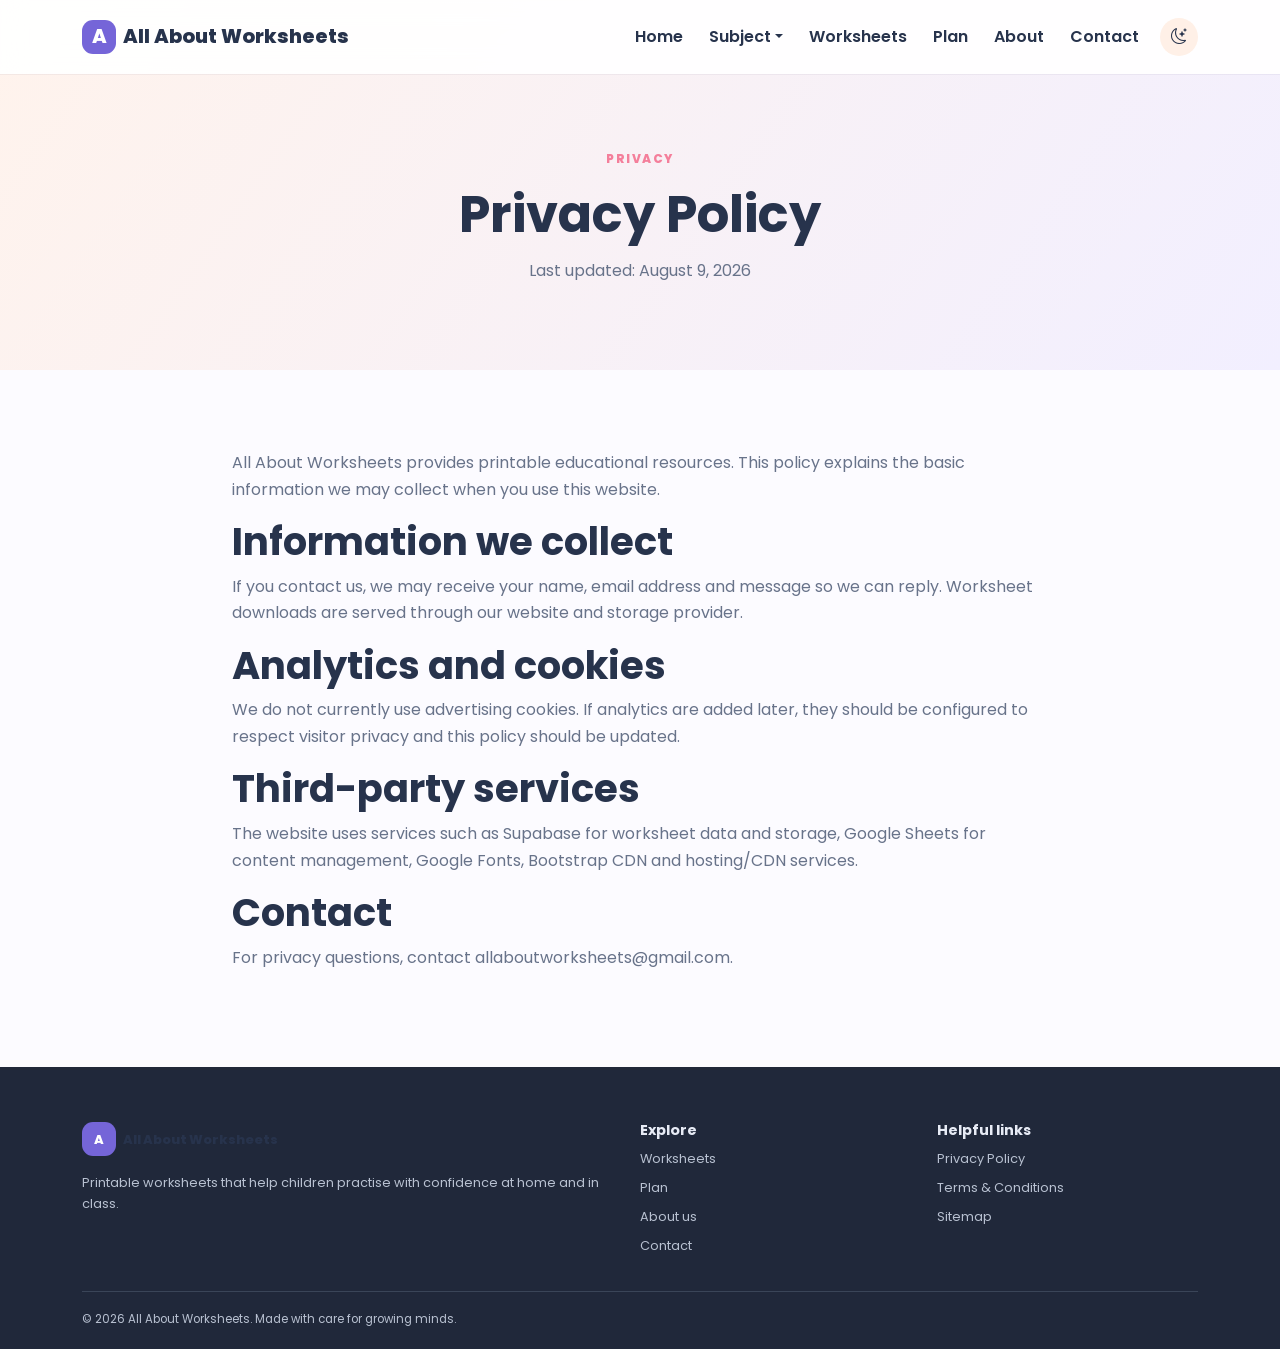
<file: privacy.html>
<!doctype html>
<html lang="en">
<head>
  <!-- Google Analytics -->
  <script async src="https://www.googletagmanager.com/gtag/js?id=G-K3VXDX4ZXD"></script>
  <script>
    window.dataLayer = window.dataLayer || [];
    function gtag(){dataLayer.push(arguments);}
    gtag('js', new Date());
    gtag('config', 'G-K3VXDX4ZXD');
  </script>
  <meta charset="utf-8">
  <meta name="viewport" content="width=device-width,initial-scale=1">
  <meta name="description" content="Privacy Policy for All About Worksheets.">
  <meta name="robots" content="index,follow">
  <link rel="canonical" href="https://allaboutworksheets.com/privacy.html">
  <title>Privacy Policy | All About Worksheets</title>
  <link rel="icon" href="images/favicon.svg" type="image/svg+xml">
  <link href="https://fonts.googleapis.com/css2?family=Poppins:wght@400;500;600;700;800&display=swap" rel="stylesheet">
  <link href="https://cdn.jsdelivr.net/npm/bootstrap-icons@1.11.3/font/bootstrap-icons.min.css" rel="stylesheet">
  <link href="https://cdn.jsdelivr.net/npm/bootstrap@5.3.3/dist/css/bootstrap.min.css" rel="stylesheet">
  <link rel="stylesheet" href="css/style.css">
</head>
<body>
  <header id="site-header"></header>
  <main>
    <section class="page-hero"><div class="container"><span class="eyebrow">PRIVACY</span><h1>Privacy Policy</h1><p>Last updated: August 9, 2026</p></div></section>
    <section class="section"><div class="container narrow prose">
      <p>All About Worksheets provides printable educational resources. This policy explains the basic information we may collect when you use this website.</p>
      <h2>Information we collect</h2>
      <p>If you contact us, we may receive your name, email address and message so we can reply. Worksheet downloads are served through our website and storage provider.</p>
      <h2>Analytics and cookies</h2>
      <p>We do not currently use advertising cookies. If analytics are added later, they should be configured to respect visitor privacy and this policy should be updated.</p>
      <h2>Third-party services</h2>
      <p>The website uses services such as Supabase for worksheet data and storage, Google Sheets for content management, Google Fonts, Bootstrap CDN and hosting/CDN services.</p>
      <h2>Contact</h2>
      <p>For privacy questions, contact allaboutworksheets@gmail.com.</p>
    </div></section>
  </main>
  <footer id="site-footer"></footer>
  <button id="back-to-top" aria-label="Back to top"><i class="bi bi-arrow-up"></i></button>
  <script src="https://cdn.jsdelivr.net/npm/bootstrap@5.3.3/dist/js/bootstrap.bundle.min.js"></script>
  <script src="js/app.js"></script>
</body>
</html>
</file>
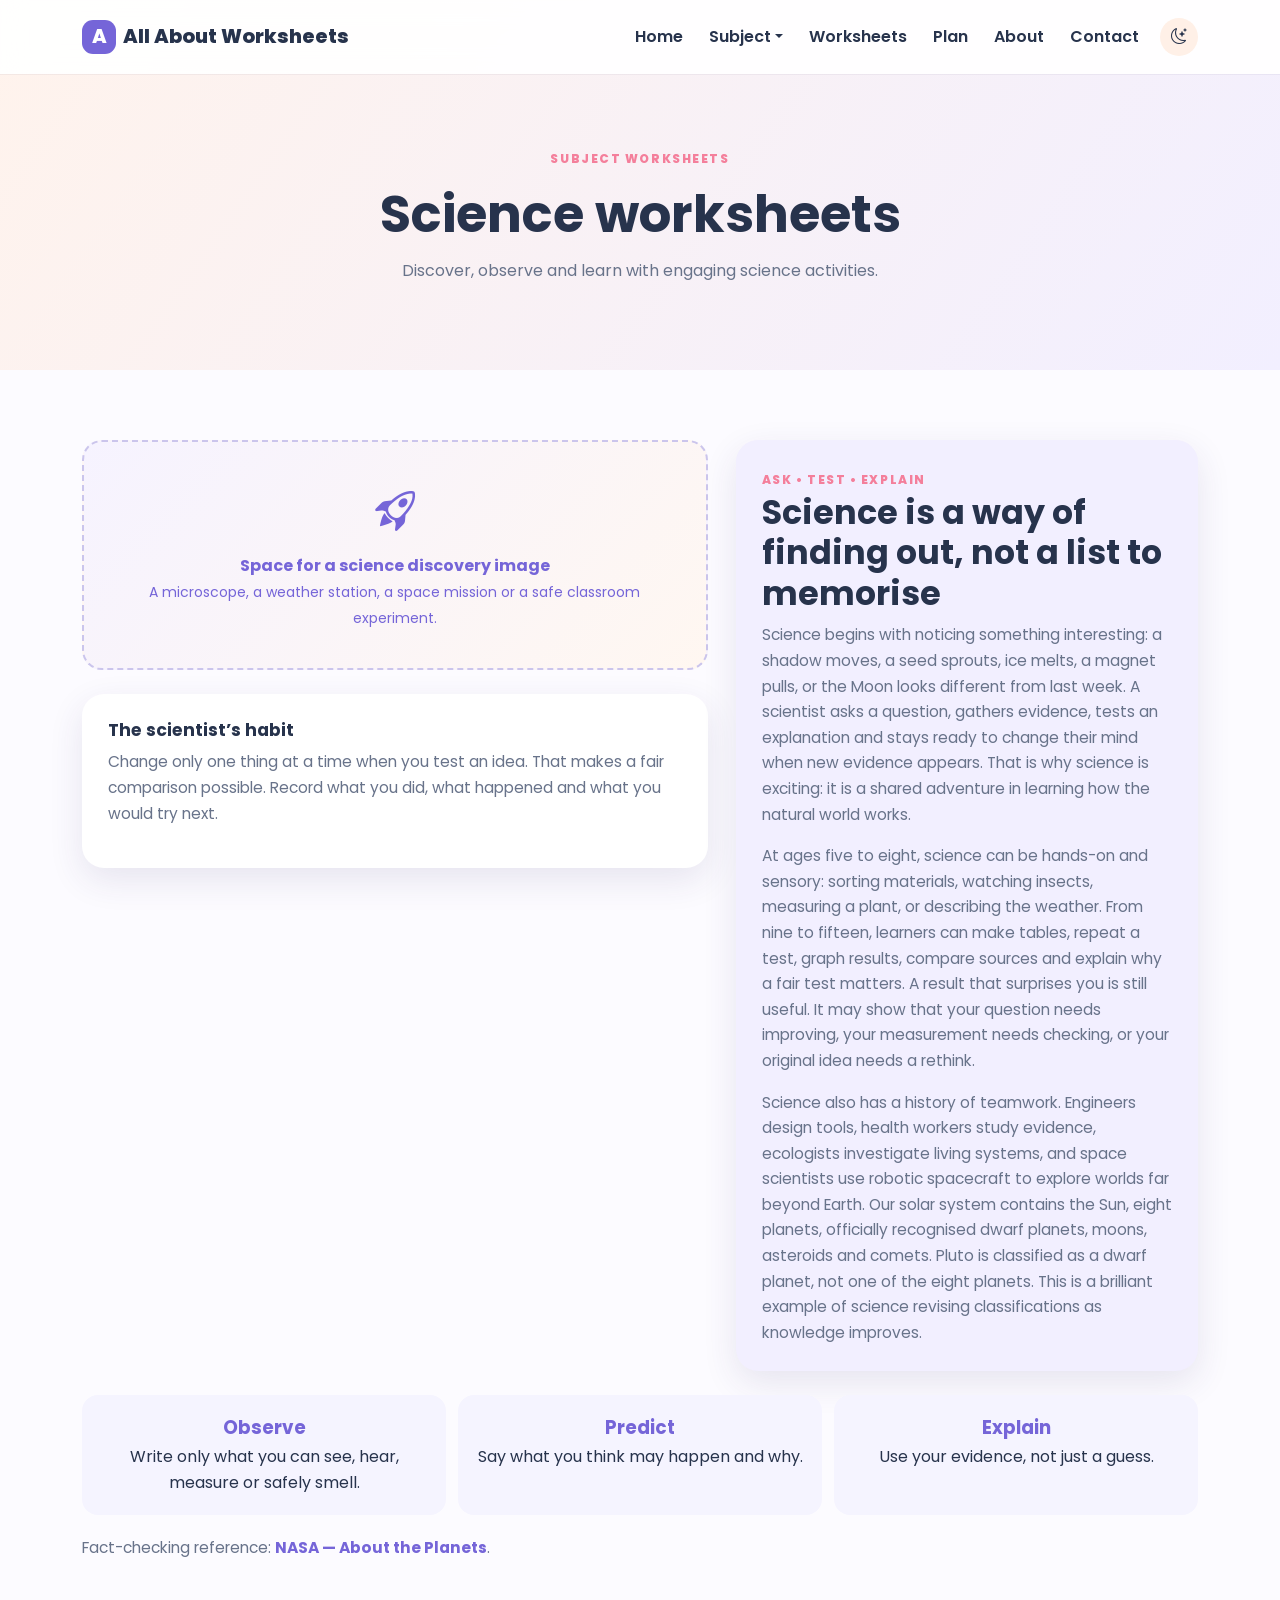
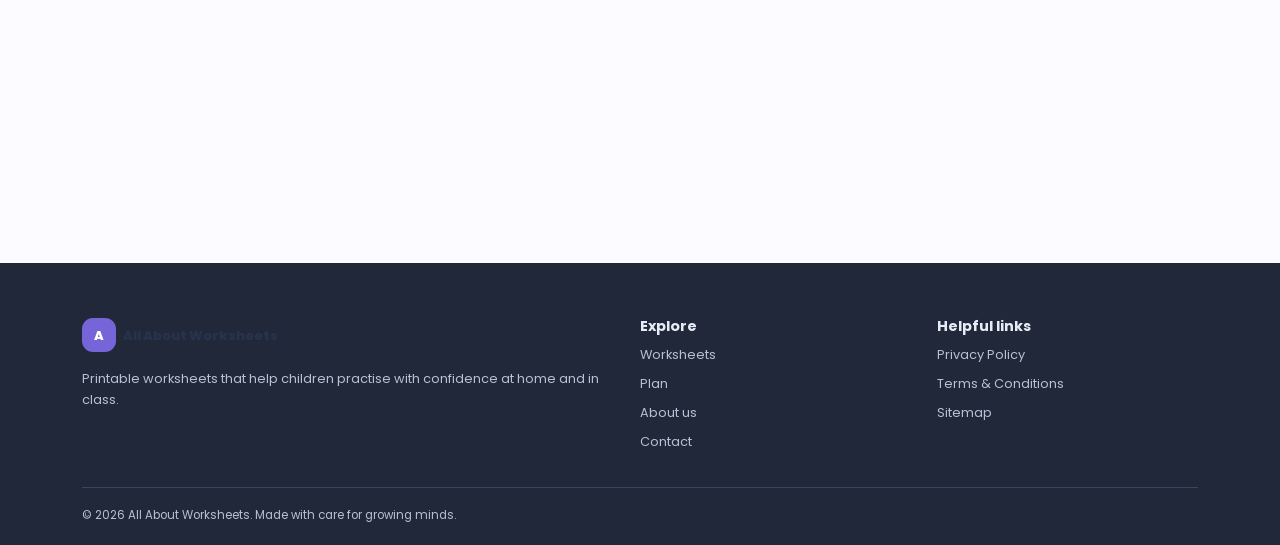
<file: science.html>
<!doctype html>
<html lang="en"><head>
  <meta charset="utf-8"><meta name="viewport" content="width=device-width,initial-scale=1"><meta name="description" content="Printable Science worksheets for children."><link rel="canonical" href="https://allaboutworksheets.com/science.html"><title>Science Worksheets | All About Worksheets</title>
  <link rel="icon" href="images/favicon.svg" type="image/svg+xml"><link rel="preconnect" href="https://fonts.googleapis.com"><link href="https://fonts.googleapis.com/css2?family=Poppins:wght@400;500;600;700;800&display=swap" rel="stylesheet"><link href="https://cdn.jsdelivr.net/npm/bootstrap@5.3.3/dist/css/bootstrap.min.css" rel="stylesheet"><link href="https://cdn.jsdelivr.net/npm/bootstrap-icons@1.11.3/font/bootstrap-icons.min.css" rel="stylesheet"><link rel="stylesheet" href="css/style.css"><link rel="stylesheet" href="css/subjects.css">
</head><body data-subject="Science"><header id="site-header"></header><main>
  <section class="page-hero"><div class="container"><span class="eyebrow">SUBJECT WORKSHEETS</span><h1>Science worksheets</h1><p>Discover, observe and learn with engaging science activities.</p></div></section><div id="subject-story"></div>
  <section class="section" id="worksheet-results"><div class="container"><p id="result-count" class="result-count" aria-live="polite"></p><div class="worksheet-grid" id="worksheets-grid"></div><div id="empty-state" class="empty-state d-none"><div><i class="bi bi-search"></i></div><h2>No worksheets found.</h2><p>New worksheets will be added soon.</p></div><nav id="pagination" class="pagination-wrap" aria-label="Worksheet pages"></nav></div></section>
</main><footer id="site-footer"></footer><button id="back-to-top" aria-label="Back to top"><i class="bi bi-arrow-up"></i></button><script src="https://cdn.jsdelivr.net/npm/bootstrap@5.3.3/dist/js/bootstrap.bundle.min.js"></script><script src="js/config.js"></script><script src="js/app.js"></script><script src="js/subject-content.js"></script><script src="js/worksheets.js"></script></body></html>
</file>
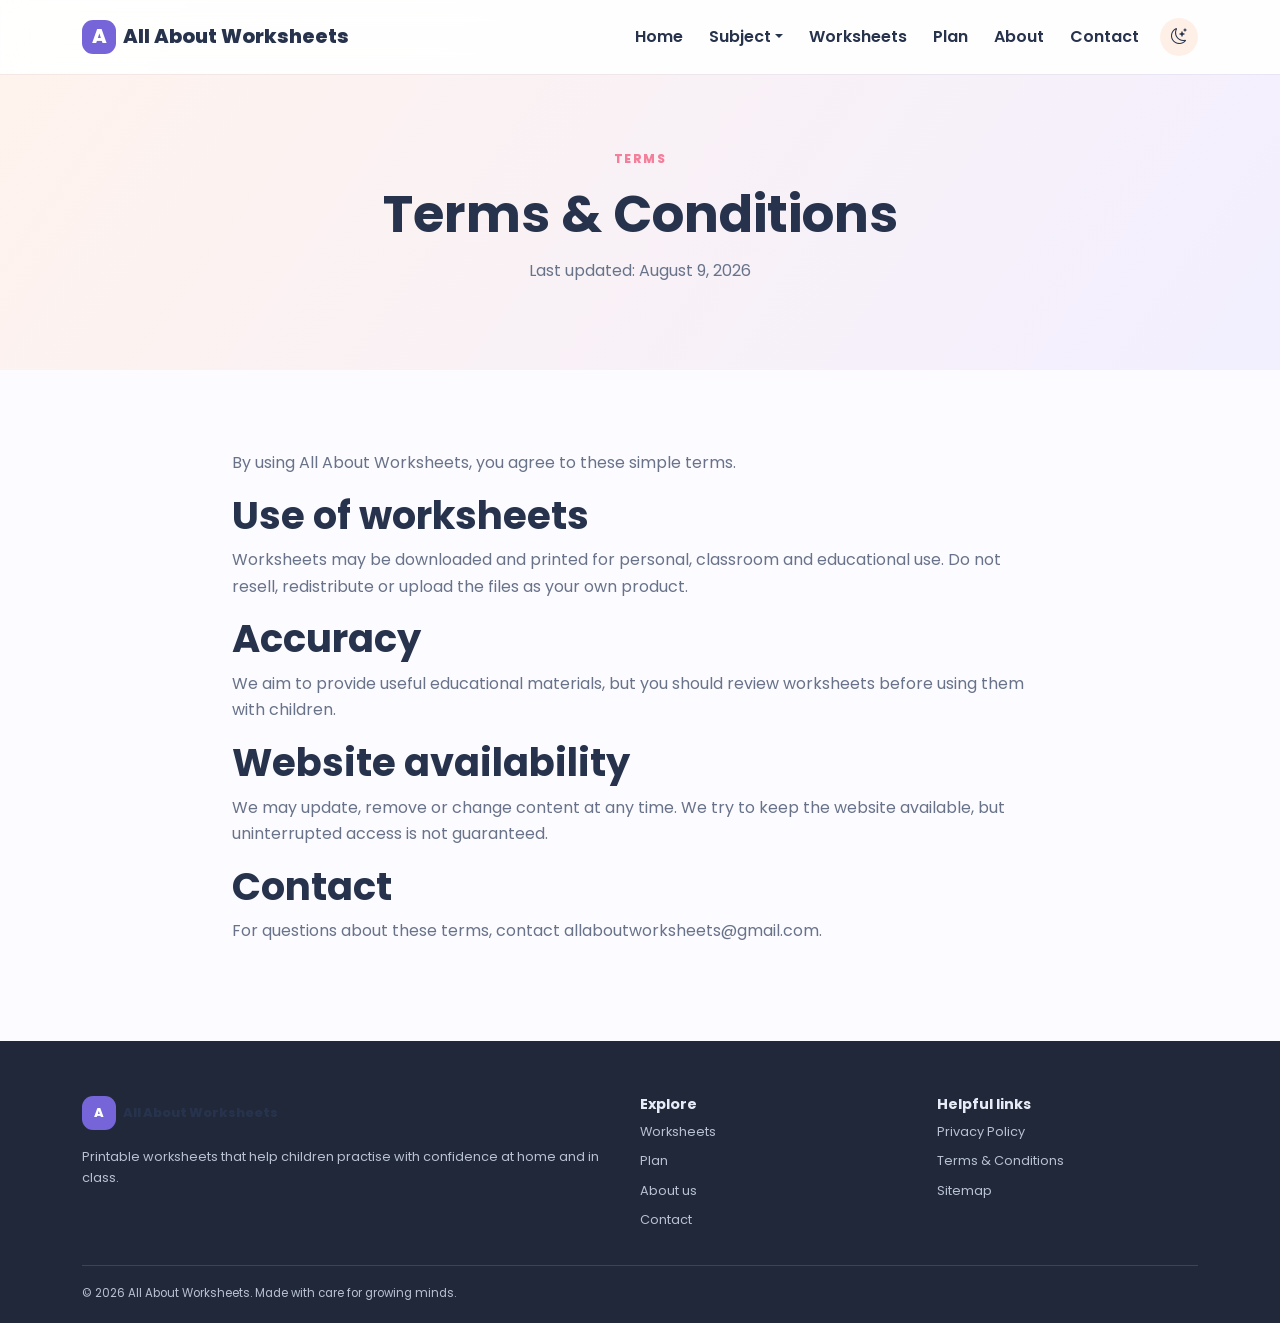
<file: terms.html>
<!doctype html>
<html lang="en">
<head>
  <!-- Google Analytics -->
  <script async src="https://www.googletagmanager.com/gtag/js?id=G-K3VXDX4ZXD"></script>
  <script>
    window.dataLayer = window.dataLayer || [];
    function gtag(){dataLayer.push(arguments);}
    gtag('js', new Date());
    gtag('config', 'G-K3VXDX4ZXD');
  </script>
  <meta charset="utf-8">
  <meta name="viewport" content="width=device-width,initial-scale=1">
  <meta name="description" content="Terms and Conditions for All About Worksheets.">
  <meta name="robots" content="index,follow">
  <link rel="canonical" href="https://allaboutworksheets.com/terms.html">
  <title>Terms & Conditions | All About Worksheets</title>
  <link rel="icon" href="images/favicon.svg" type="image/svg+xml">
  <link href="https://fonts.googleapis.com/css2?family=Poppins:wght@400;500;600;700;800&display=swap" rel="stylesheet">
  <link href="https://cdn.jsdelivr.net/npm/bootstrap-icons@1.11.3/font/bootstrap-icons.min.css" rel="stylesheet">
  <link href="https://cdn.jsdelivr.net/npm/bootstrap@5.3.3/dist/css/bootstrap.min.css" rel="stylesheet">
  <link rel="stylesheet" href="css/style.css">
</head>
<body>
  <header id="site-header"></header>
  <main>
    <section class="page-hero"><div class="container"><span class="eyebrow">TERMS</span><h1>Terms & Conditions</h1><p>Last updated: August 9, 2026</p></div></section>
    <section class="section"><div class="container narrow prose">
      <p>By using All About Worksheets, you agree to these simple terms.</p>
      <h2>Use of worksheets</h2>
      <p>Worksheets may be downloaded and printed for personal, classroom and educational use. Do not resell, redistribute or upload the files as your own product.</p>
      <h2>Accuracy</h2>
      <p>We aim to provide useful educational materials, but you should review worksheets before using them with children.</p>
      <h2>Website availability</h2>
      <p>We may update, remove or change content at any time. We try to keep the website available, but uninterrupted access is not guaranteed.</p>
      <h2>Contact</h2>
      <p>For questions about these terms, contact allaboutworksheets@gmail.com.</p>
    </div></section>
  </main>
  <footer id="site-footer"></footer>
  <button id="back-to-top" aria-label="Back to top"><i class="bi bi-arrow-up"></i></button>
  <script src="https://cdn.jsdelivr.net/npm/bootstrap@5.3.3/dist/js/bootstrap.bundle.min.js"></script>
  <script src="js/app.js"></script>
</body>
</html>
</file>
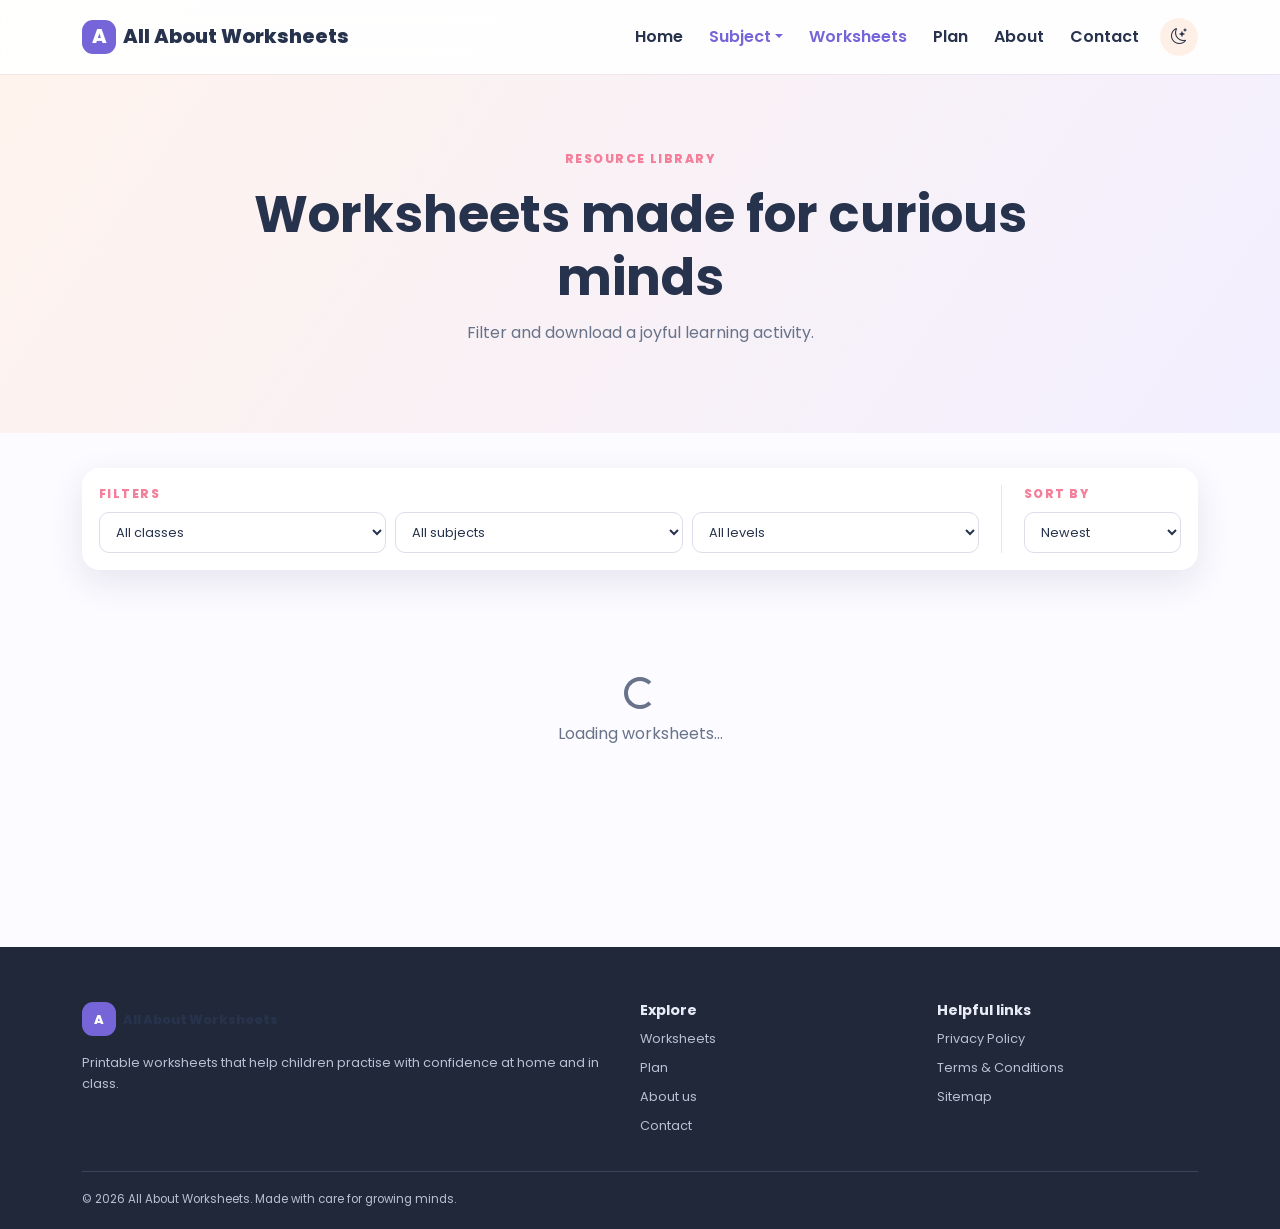
<file: worksheets.html>
<!doctype html>
<html lang="en">
<head>
  <!-- Google Analytics -->
  <script async src="https://www.googletagmanager.com/gtag/js?id=G-K3VXDX4ZXD"></script>
  <script>
    window.dataLayer = window.dataLayer || [];
    function gtag(){dataLayer.push(arguments);}
    gtag('js', new Date());
    gtag('config', 'G-K3VXDX4ZXD');
  </script>
  <meta charset="utf-8">
  <meta name="viewport" content="width=device-width,initial-scale=1">
  <meta name="description" content="Browse printable worksheets by class, subject and level. Download ready-to-print worksheet PDFs.">
  <meta name="robots" content="index,follow">
  <link rel="canonical" href="https://allaboutworksheets.com/worksheets.html">
  <title>Browse Worksheets | All About Worksheets</title>
  <link rel="icon" href="images/favicon.svg" type="image/svg+xml">
  <link rel="preconnect" href="https://fonts.googleapis.com">
  <link href="https://fonts.googleapis.com/css2?family=Poppins:wght@400;500;600;700;800&display=swap" rel="stylesheet">
  <link href="https://cdn.jsdelivr.net/npm/bootstrap@5.3.3/dist/css/bootstrap.min.css" rel="stylesheet">
  <link href="https://cdn.jsdelivr.net/npm/bootstrap-icons@1.11.3/font/bootstrap-icons.min.css" rel="stylesheet">
  <link rel="stylesheet" href="css/style.css">
</head>
<body>
  <header id="site-header"></header>
  <main>
    <section class="page-hero">
      <div class="container"><span class="eyebrow">RESOURCE LIBRARY</span><h1>Worksheets made for curious minds</h1><p>Filter and download a joyful learning activity.</p></div>
    </section>
    <section class="section" id="worksheet-results">
      <div class="container">
        <div class="catalogue-controls">
          <div class="control-section">
            <p class="control-label">Filters</p>
            <div class="filter-group">
              <select id="class-filter" aria-label="Filter by class"><option value="">All classes</option></select>
              <select id="subject-filter" aria-label="Filter by subject"><option value="">All subjects</option></select>
              <select id="level-filter" aria-label="Filter by level"><option value="">All levels</option></select>
            </div>
          </div>
          <div class="control-section sort-section">
            <p class="control-label">Sort by</p>
            <select id="sort" aria-label="Sort worksheets"><option value="newest">Newest</option><option value="alphabetical">A-Z</option></select>
          </div>
        </div>
        <p id="result-count" class="result-count" aria-live="polite"></p>
        <div class="worksheet-grid" id="worksheets-grid"><div class="loading"><div class="spinner-border" role="status"></div><span>Loading worksheets...</span></div></div>
        <div id="empty-state" class="empty-state d-none"><div><i class="bi bi-search"></i></div><h2>No worksheets found.</h2><p>Try a different selection or clear the filters.</p><button id="clear-filters" class="btn btn-primary">Clear Filters</button></div>
        <nav id="pagination" class="pagination-wrap" aria-label="Worksheet pages"></nav>
      </div>
    </section>
  </main>
  <footer id="site-footer"></footer>
  <button id="back-to-top" aria-label="Back to top"><i class="bi bi-arrow-up"></i></button>
  <script src="https://cdn.jsdelivr.net/npm/bootstrap@5.3.3/dist/js/bootstrap.bundle.min.js"></script>
  <script src="js/config.js"></script>
  <script src="js/app.js"></script>
  <script src="js/worksheets.js"></script>
</body>
</html>
</file>
<file: css/style.css>
:root{--ink:#27334c;--muted:#68738a;--purple:#7565d8;--pink:#f47f9b;--peach:#fff0e7;--mint:#e5f7ee;--yellow:#fff5c8;--surface:#fff;--bg:#fcfbff;--shadow:0 12px 35px rgba(53,45,106,.11)}*{box-sizing:border-box}html{scroll-behavior:smooth}body{font-family:Poppins,Arial,sans-serif;color:var(--ink);background:var(--bg);line-height:1.65}a{text-decoration:none;color:inherit}h1,h2,h3{font-weight:700;line-height:1.22}h1{font-size:clamp(2.35rem,5vw,4.45rem)}h2{font-size:clamp(1.65rem,3vw,2.45rem)}.navbar{padding:15px 0;background:rgba(255,255,255,.93);backdrop-filter:blur(12px);box-shadow:0 1px 0 rgba(39,51,76,.05)}.navbar-brand{font-size:1.22rem;font-weight:800;color:var(--ink)!important}.brand-mark{display:inline-grid;place-items:center;width:34px;height:34px;margin-right:7px;border-radius:11px;background:var(--purple);color:#fff}.nav-link{font-weight:600;color:var(--ink)!important;padding:9px 13px!important}.nav-link.active,.nav-link:hover{color:var(--purple)!important}.theme-toggle{border:0;background:var(--peach);border-radius:50%;width:38px;height:38px;color:var(--ink)}.hero{padding:125px 0 75px;background:linear-gradient(125deg,#fff8f4 0%,#f8f5ff 55%,#eefaf5 100%);overflow:hidden}.eyebrow{font-size:.75rem;letter-spacing:.13em;font-weight:800;color:var(--pink)}.hero h1{margin:14px 0 18px;max-width:660px}.hero h1 span{color:var(--purple)}.lead{color:var(--muted);max-width:570px}.btn{border-radius:13px;font-weight:700;padding:.72rem 1.25rem}.btn-primary{background:var(--purple);border-color:var(--purple);box-shadow:0 8px 17px rgba(117,101,216,.2)}.btn-primary:hover{background:#6253c2;border-color:#6253c2;transform:translateY(-2px)}.btn-soft{background:#fff;border:1px solid #e8e4f6;color:var(--ink)}.btn-soft:hover{background:var(--peach)}.hero-trust{display:flex;gap:20px;flex-wrap:wrap;margin-top:24px;font-size:.82rem;font-weight:600}.hero-trust i{color:#54be83}.hero-art{min-height:350px;position:relative;border-radius:46% 54% 50% 50%/40% 43% 57% 60%;background:#dff4ec;isolation:isolate}.sun{position:absolute;right:54px;top:30px;font-size:3.2rem}.cloud{position:absolute;color:#fff;font-size:3rem}.cloud-one{top:45px;left:36px}.cloud-two{right:18px;bottom:54px;font-size:2rem}.worksheet-sheet{position:absolute;z-index:2;top:64px;left:25%;width:225px;height:265px;padding:31px 21px;border-radius:12px;background:#fff;box-shadow:0 18px 30px rgba(63,79,93,.18);transform:rotate(-7deg);color:var(--purple)}.worksheet-sheet b{font-size:2.25rem;letter-spacing:5px}.worksheet-sheet span{display:block;margin-top:19px;font-weight:600}.art-lines{height:75px;margin-top:22px;background:repeating-linear-gradient(0deg,transparent 0 17px,#dcd7f5 18px 20px);border-bottom:3px dashed var(--pink)}.child{position:absolute;z-index:3;font-size:5.2rem;bottom:5px;filter:drop-shadow(0 5px 2px #0001)}.child-one{left:6%}.child-two{right:8%}.pencil{position:absolute;z-index:3;font-size:4rem;top:23px;left:8%;transform:rotate(36deg)}.feature-grid{display:grid;grid-template-columns:repeat(5,1fr);gap:14px}.feature-grid article{text-align:center;padding:20px 8px}.feature-grid i{font-size:1.7rem;color:var(--purple)}.feature-grid h2{font-size:1rem;margin:8px 0 2px}.feature-grid p{font-size:.76rem;color:var(--muted);margin:0}.section{padding:80px 0}.soft-section{background:#f5f4ff}.section-heading{text-align:center;margin-bottom:38px}.section-heading p{color:var(--muted);margin:8px 0}.category-grid{display:grid;grid-template-columns:repeat(5,1fr);gap:16px}.category-card{background:#fff;padding:20px 11px;text-align:center;border-radius:18px;box-shadow:0 5px 17px #5d54910d;transition:.25s}.category-card:hover,.worksheet-card:hover{transform:translateY(-7px);box-shadow:var(--shadow)}.category-icon{display:grid;place-items:center;width:52px;height:52px;border-radius:16px;margin:0 auto 10px;font-size:1.4rem;background:var(--card-color,#eee)}.category-card h3{font-size:.82rem;margin:0}.worksheet-grid{display:grid;grid-template-columns:repeat(3,1fr);gap:23px}.worksheet-card{overflow:hidden;border-radius:20px;background:#fff;box-shadow:0 5px 22px #4c49700e;transition:.25s;position:relative}.worksheet-thumb{position:relative;height:170px;background:#f0edf9;overflow:hidden}.worksheet-thumb img{width:100%;height:100%;object-fit:cover;transition:.35s}.worksheet-card:hover img{transform:scale(1.05)}.card-favorite{position:absolute;z-index:1;right:11px;top:11px;border:0;background:#fffc;border-radius:50%;width:35px;height:35px;color:var(--pink)}.card-favorite.active{color:#e64970}.badges{position:absolute;z-index:1;left:10px;top:10px;display:flex;gap:5px}.badge{font-size:.62rem;padding:5px 7px;border-radius:7px}.badge-new{background:var(--pink);color:white}.badge-free{background:#4caf7d;color:#fff}.badge-print{background:#fff;color:var(--ink)}.worksheet-body{padding:17px}.worksheet-body h3{font-size:1rem;margin-bottom:8px}.worksheet-meta{font-size:.72rem;color:var(--purple);font-weight:700;margin-bottom:7px}.worksheet-desc{font-size:.76rem;color:var(--muted);min-height:40px;margin-bottom:13px}.tag-row{display:flex;gap:5px;flex-wrap:wrap}.tag{font-size:.62rem;background:#f5f3fb;padding:4px 7px;border-radius:5px}.card-actions{display:flex;gap:8px;margin-top:14px}.card-actions .btn{font-size:.72rem;flex:1;padding:.57rem}.btn-preview{background:#f0edfc;color:var(--purple)}.loading{grid-column:1/-1;min-height:240px;display:grid;place-content:center;justify-items:center;gap:12px;color:var(--muted)}.text-link{color:var(--purple);font-size:.85rem;font-weight:700}.steps{display:grid;grid-template-columns:repeat(4,1fr);text-align:center;gap:20px}.steps>div{position:relative}.steps>div:not(:last-child):after{content:"";position:absolute;right:-50%;top:36px;width:100%;border-top:2px dashed #d6cffa}.steps b{display:grid;place-items:center;margin:auto;width:26px;height:26px;border-radius:50%;background:var(--pink);color:#fff;font-size:.72rem}.steps i{display:block;color:var(--purple);font-size:2rem;margin:8px}.steps h3{font-size:1rem}.steps p{font-size:.78rem;color:var(--muted)}.quote-card{height:100%;background:#e9f6ff;padding:30px;border-radius:20px}.quote-card.yellow{background:#fff5d0}.quote-card i{font-size:2rem;color:var(--purple)}.quote-card p{font-size:1.02rem}.quote-card strong{font-size:.8rem}.narrow{max-width:840px}.accordion-item{border:0;border-bottom:1px solid #e8e6f1}.accordion-button{font-weight:600;color:var(--ink);padding:20px 14px;background:transparent!important;box-shadow:none!important}.accordion-body{color:var(--muted);font-size:.9rem}.newsletter{padding:55px 0;background:var(--purple);color:#fff}.newsletter .eyebrow{color:#ffd9a4}.newsletter h2{margin:7px 0}.newsletter p{opacity:.8}.newsletter .container{display:flex;justify-content:space-between;align-items:center;gap:30px}.newsletter-form{position:relative;display:flex;gap:8px;min-width:min(100%,440px)}.newsletter input{width:260px;border:0;border-radius:12px;padding:12px}.newsletter small{position:absolute;top:50px;left:3px}.site-footer{background:#20283a;color:#e7ebf5;padding:55px 0 20px}.footer-grid{display:grid;grid-template-columns:2fr 1fr 1fr;gap:35px}.site-footer p,.site-footer a{font-size:.8rem;color:#b8c1d1}.site-footer h3{font-size:.9rem}.footer-links{display:grid;gap:8px}.socials{display:flex;gap:10px}.socials a{display:grid;place-items:center;border:1px solid #536074;border-radius:50%;width:33px;height:33px}.copyright{border-top:1px solid #3a4558;margin-top:35px;padding-top:18px;font-size:.72rem;color:#b8c1d1}.page-hero{padding:145px 0 70px;text-align:center;background:linear-gradient(125deg,#fff3ec,#f2efff)}.page-hero h1{font-size:clamp(2.1rem,4vw,3.55rem);max-width:850px;margin:12px auto}.page-hero p{color:var(--muted)}.catalogue-controls{background:#fff;border-radius:18px;padding:17px;box-shadow:var(--shadow);margin-top:-45px;position:relative}.search-box{position:relative}.search-box i{position:absolute;left:14px;top:11px;color:var(--muted)}input,textarea,select{border:1px solid #dedbea;border-radius:10px;padding:10px 12px;color:var(--ink);background:#fff;outline-color:var(--purple)}.search-box input{width:100%;padding-left:40px}.filter-group{display:grid;grid-template-columns:repeat(5,1fr);gap:9px;margin-top:12px}.filter-group select{font-size:.75rem;width:100%}.result-count{font-size:.8rem;color:var(--muted);margin:22px 0}.empty-state{text-align:center;padding:35px}.empty-state>div{font-size:4rem}.empty-state h2{font-size:1.5rem}.empty-state p{color:var(--muted)}.contact-form{background:#fff;padding:34px;border-radius:20px;box-shadow:var(--shadow)}.contact-form label{display:block;font-size:.83rem;font-weight:600;margin-bottom:6px}.contact-form input,.contact-form textarea{width:100%}.form-success{color:#238252;font-weight:600;margin:12px 0 0}.prose p{color:var(--muted)}.info-card{padding:25px;border-radius:18px;background:#fff;box-shadow:var(--shadow)}.info-card i{font-size:2rem;color:var(--purple)}.info-card h3{font-size:1.2rem;margin-top:8px}.not-found{padding:160px 0 100px;min-height:70vh}.oops-art{font-size:6rem;position:relative}.oops-art span{font-size:2rem;position:absolute;color:var(--pink);margin-left:-24px;margin-top:4px}#back-to-top{position:fixed;right:20px;bottom:20px;z-index:9;border:0;background:var(--purple);color:#fff;border-radius:50%;width:43px;height:43px;box-shadow:var(--shadow);display:none}#back-to-top.show{display:block}body.dark{--ink:#ecedf5;--muted:#b8bed0;--surface:#242a3a;--bg:#181c29;--peach:#342e3f}body.dark .navbar,body.dark .worksheet-card,body.dark .category-card,body.dark .contact-form,body.dark input,body.dark textarea,body.dark select{background:#242a3a;color:var(--ink)}body.dark .soft-section{background:#202535}body.dark .page-hero,body.dark .hero{background:linear-gradient(125deg,#252133,#1d2635)}body.dark .btn-soft{background:#303749;color:#fff}.fade-in{animation:fade .55s ease both}@keyframes fade{from{opacity:0;transform:translateY(15px)}to{opacity:1;transform:none}}@media(max-width:991px){.feature-grid{grid-template-columns:repeat(3,1fr)}.category-grid{grid-template-columns:repeat(3,1fr)}.worksheet-grid{grid-template-columns:repeat(2,1fr)}.newsletter .container{display:block}.newsletter-form{margin-top:20px}.filter-group{grid-template-columns:repeat(3,1fr)}}@media(max-width:575px){.hero{padding-top:105px}.hero-art{min-height:300px}.worksheet-sheet{left:22%;width:190px;height:225px}.feature-grid{grid-template-columns:repeat(2,1fr)}.category-grid{grid-template-columns:repeat(2,1fr)}.worksheet-grid{grid-template-columns:1fr}.steps{grid-template-columns:repeat(2,1fr)}.steps>div:nth-child(2):after{display:none}.footer-grid{grid-template-columns:1fr 1fr}.footer-grid>div:first-child{grid-column:1/-1}.filter-group{grid-template-columns:1fr 1fr}.newsletter-form{min-width:0;display:grid}.newsletter input{width:100%}}
</file>
<file: css/subjects.css>
.subject-story{padding:70px 0}.subject-story p{color:var(--muted);font-size:.97rem}.subject-story h2{font-size:clamp(1.45rem,2.6vw,2.15rem)}.subject-story h3{font-size:1.08rem}.subject-grid{display:grid;grid-template-columns:1.15fr .85fr;gap:28px;align-items:start}.subject-panel,.fact-card,.challenge-card{padding:26px;border-radius:22px;background:#fff;box-shadow:var(--shadow)}.subject-panel p:last-child{margin-bottom:0}.image-space{min-height:230px;border:2px dashed #cbc5ec;border-radius:20px;display:grid;place-items:center;text-align:center;padding:25px;color:var(--purple);background:linear-gradient(135deg,#f6f3ff,#fff7f1)}.image-space i{display:block;font-size:2.5rem;margin-bottom:8px}.fact-list{display:grid;gap:13px;margin-top:20px}.fact-card{box-shadow:none;border-left:5px solid var(--purple);padding:17px}.fact-card b{display:block;margin-bottom:3px}.maths-story .subject-panel{background:#fff9d9}.english-story .subject-panel{background:#e9f6ff}.evs-story .subject-panel{background:#e5f7ee}.science-story .subject-panel{background:#f2efff}.hindi-story .subject-panel{background:#fff0e7}.timeline{position:relative;border-left:3px solid var(--pink);padding-left:25px;display:grid;gap:20px}.timeline article{position:relative}.timeline article:before{content:"";position:absolute;left:-34px;top:6px;width:14px;height:14px;border-radius:50%;background:var(--pink)}.word-lab{display:grid;grid-template-columns:repeat(3,1fr);gap:12px}.word-lab article{padding:18px;border-radius:16px;background:#f5f4ff;text-align:center}.word-lab b{display:block;color:var(--purple);font-size:1.15rem}.mission-list{padding-left:20px;color:var(--muted)}.mission-list li{margin:9px 0}.source-note{font-size:.78rem;color:var(--muted);margin-top:20px}.source-note a{color:var(--purple);font-weight:700}@media(max-width:767px){.subject-grid,.word-lab{grid-template-columns:1fr}.subject-story{padding:50px 0}.image-space{min-height:170px}}
</file>
<file: css/maths-links.css>
.maths-worksheet-links{margin-top:32px;padding:25px;border-radius:22px;background:#fff;box-shadow:var(--shadow);display:grid;gap:9px}.maths-worksheet-links h3{margin:0 0 5px}.maths-worksheet-links a{padding:10px 13px;border-radius:10px;background:#f5f3fb;color:var(--purple);font-weight:600}.maths-worksheet-links a:hover{background:#e9e4ff}.maths-worksheet-links .all-maths-link{margin-top:5px;background:var(--purple);color:#fff}
</file>
<file: css/plan.css>
.plan-hero h1 span{color:var(--purple)}.plan-intro{padding-bottom:55px}.plan-grid{display:grid;grid-template-columns:repeat(2,minmax(0,430px));justify-content:center;align-items:stretch;gap:26px}.plan-card{position:relative;display:flex;flex-direction:column;padding:34px;border-radius:22px;background:#fff;box-shadow:var(--shadow);overflow:hidden}.plan-card h3{font-size:1.4rem;margin:14px 0 7px}.plan-icon{display:grid;place-items:center;width:54px;height:54px;border-radius:17px;background:var(--peach);color:var(--purple);font-size:1.55rem}.plan-description{min-height:52px;color:var(--muted);font-size:.88rem;margin-bottom:12px}.plan-price{font-size:3rem;font-weight:800;line-height:1;color:var(--purple);margin:4px 0}.plan-price span{font-size:1.5rem;vertical-align:top}.plan-price-note{font-size:.74rem;color:var(--muted);margin:3px 0 21px}.plan-features{list-style:none;margin:0 0 20px;padding:18px 0;border-top:1px solid #e9e6f2;border-bottom:1px solid #e9e6f2}.plan-features li{position:relative;padding:5px 0 5px 26px;font-size:.8rem;color:var(--muted)}.plan-features li:before{content:"✓";position:absolute;left:0;color:#48aa78;font-weight:800}.plan-best-for{font-size:.76rem;color:var(--muted);margin:0 0 24px}.plan-best-for strong{color:var(--ink)}.plan-card .btn{margin-top:auto}.featured-plan{border:2px solid var(--purple);transform:translateY(-10px)}.plan-label{position:absolute;right:18px;top:19px;border-radius:99px;background:var(--purple);color:#fff;padding:5px 10px;font-size:.6rem;font-weight:800;letter-spacing:.08em}.plan-benefits{display:grid;grid-template-columns:repeat(3,1fr);gap:18px}.plan-benefits article{padding:24px;border-radius:18px;background:#fff;box-shadow:0 5px 17px #5d54910d}.plan-benefits i{font-size:1.7rem;color:var(--purple)}.plan-benefits h3{font-size:1rem;margin:10px 0 6px}.plan-benefits p{font-size:.78rem;color:var(--muted);margin:0}.teacher-callout{display:flex;align-items:center;justify-content:space-between;gap:30px;padding:40px 45px;border-radius:23px;background:linear-gradient(120deg,#7565d8,#8a78e2);color:#fff}.teacher-callout .eyebrow{color:#ffd9a4}.teacher-callout h2{margin:7px 0}.teacher-callout p{max-width:650px;margin:0;opacity:.86}.teacher-callout .btn{white-space:nowrap}body.dark .plan-card,body.dark .plan-benefits article{background:#242a3a}@media(max-width:991px){.plan-benefits{grid-template-columns:repeat(2,1fr)}}@media(max-width:575px){.plan-grid,.plan-benefits{grid-template-columns:1fr}.featured-plan{transform:none}.plan-card{padding:27px}.teacher-callout{display:block;padding:31px}.teacher-callout .btn{margin-top:22px}}
</file>
